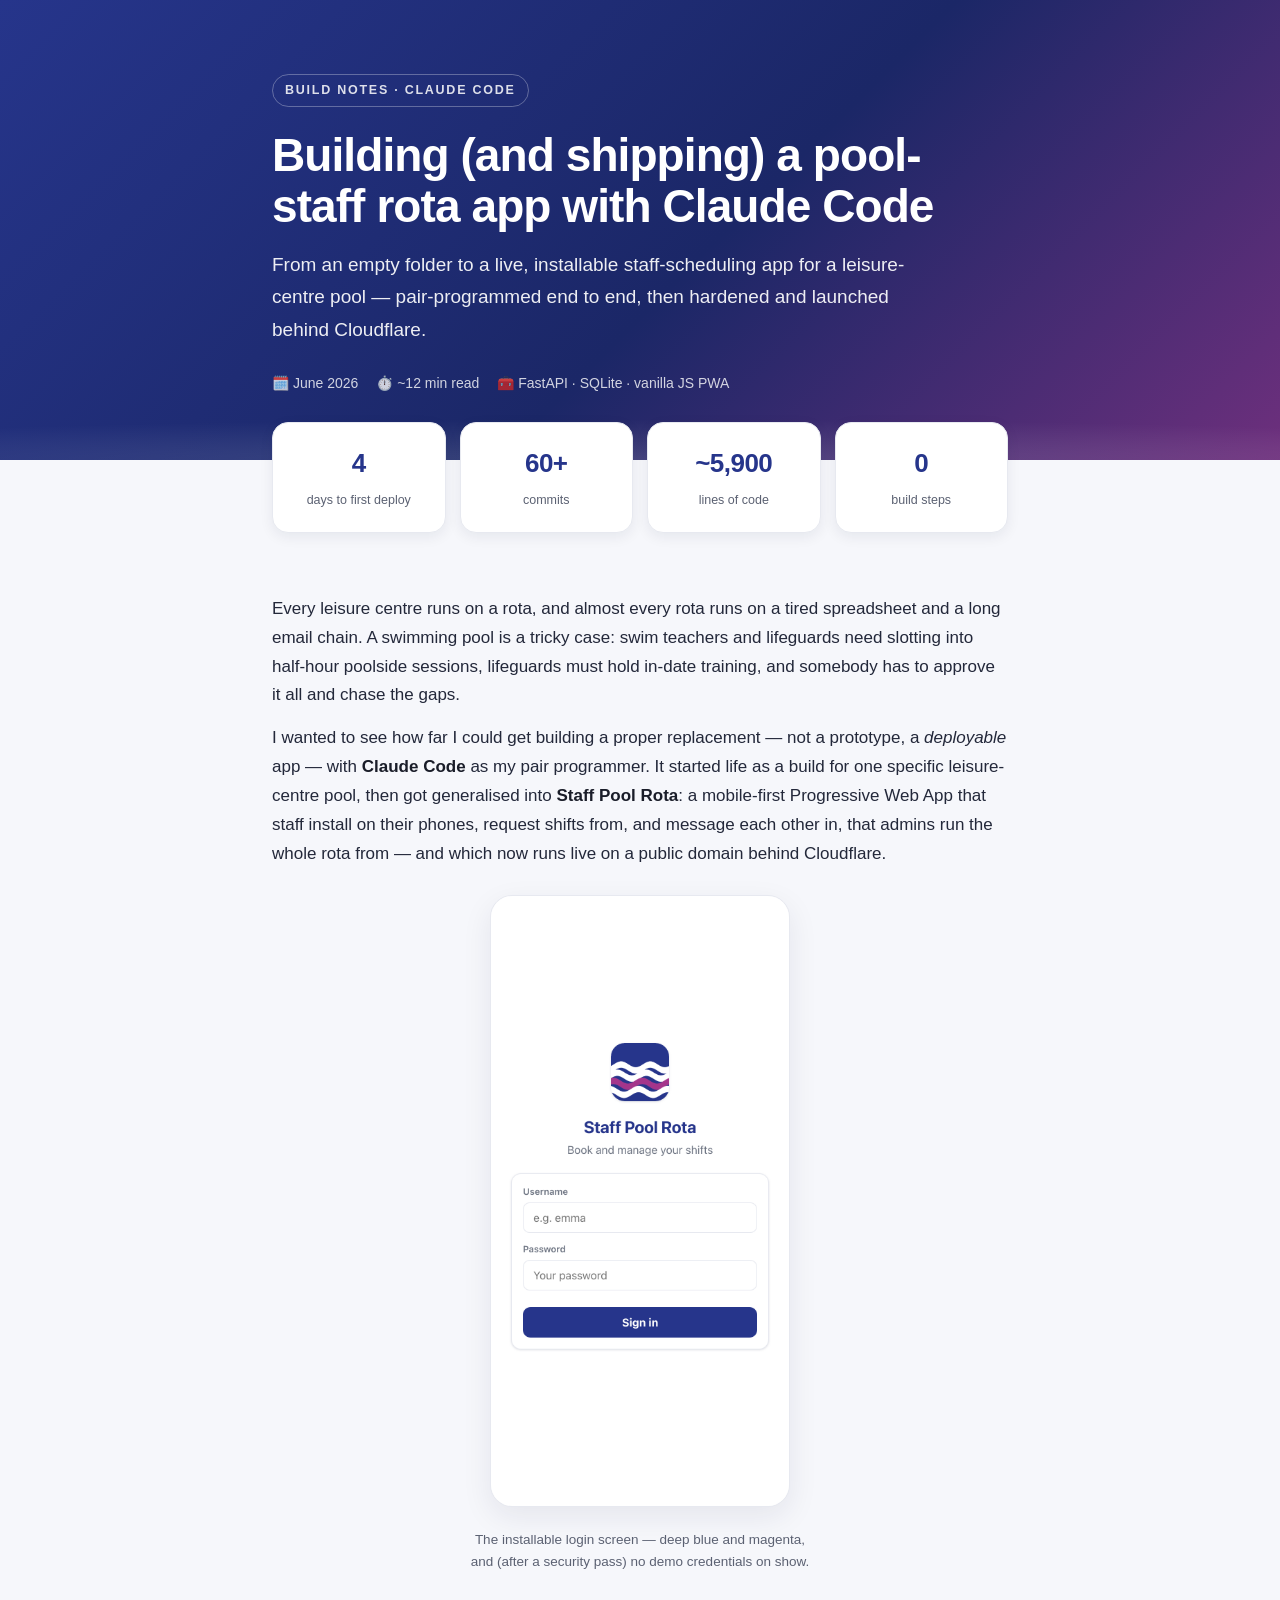
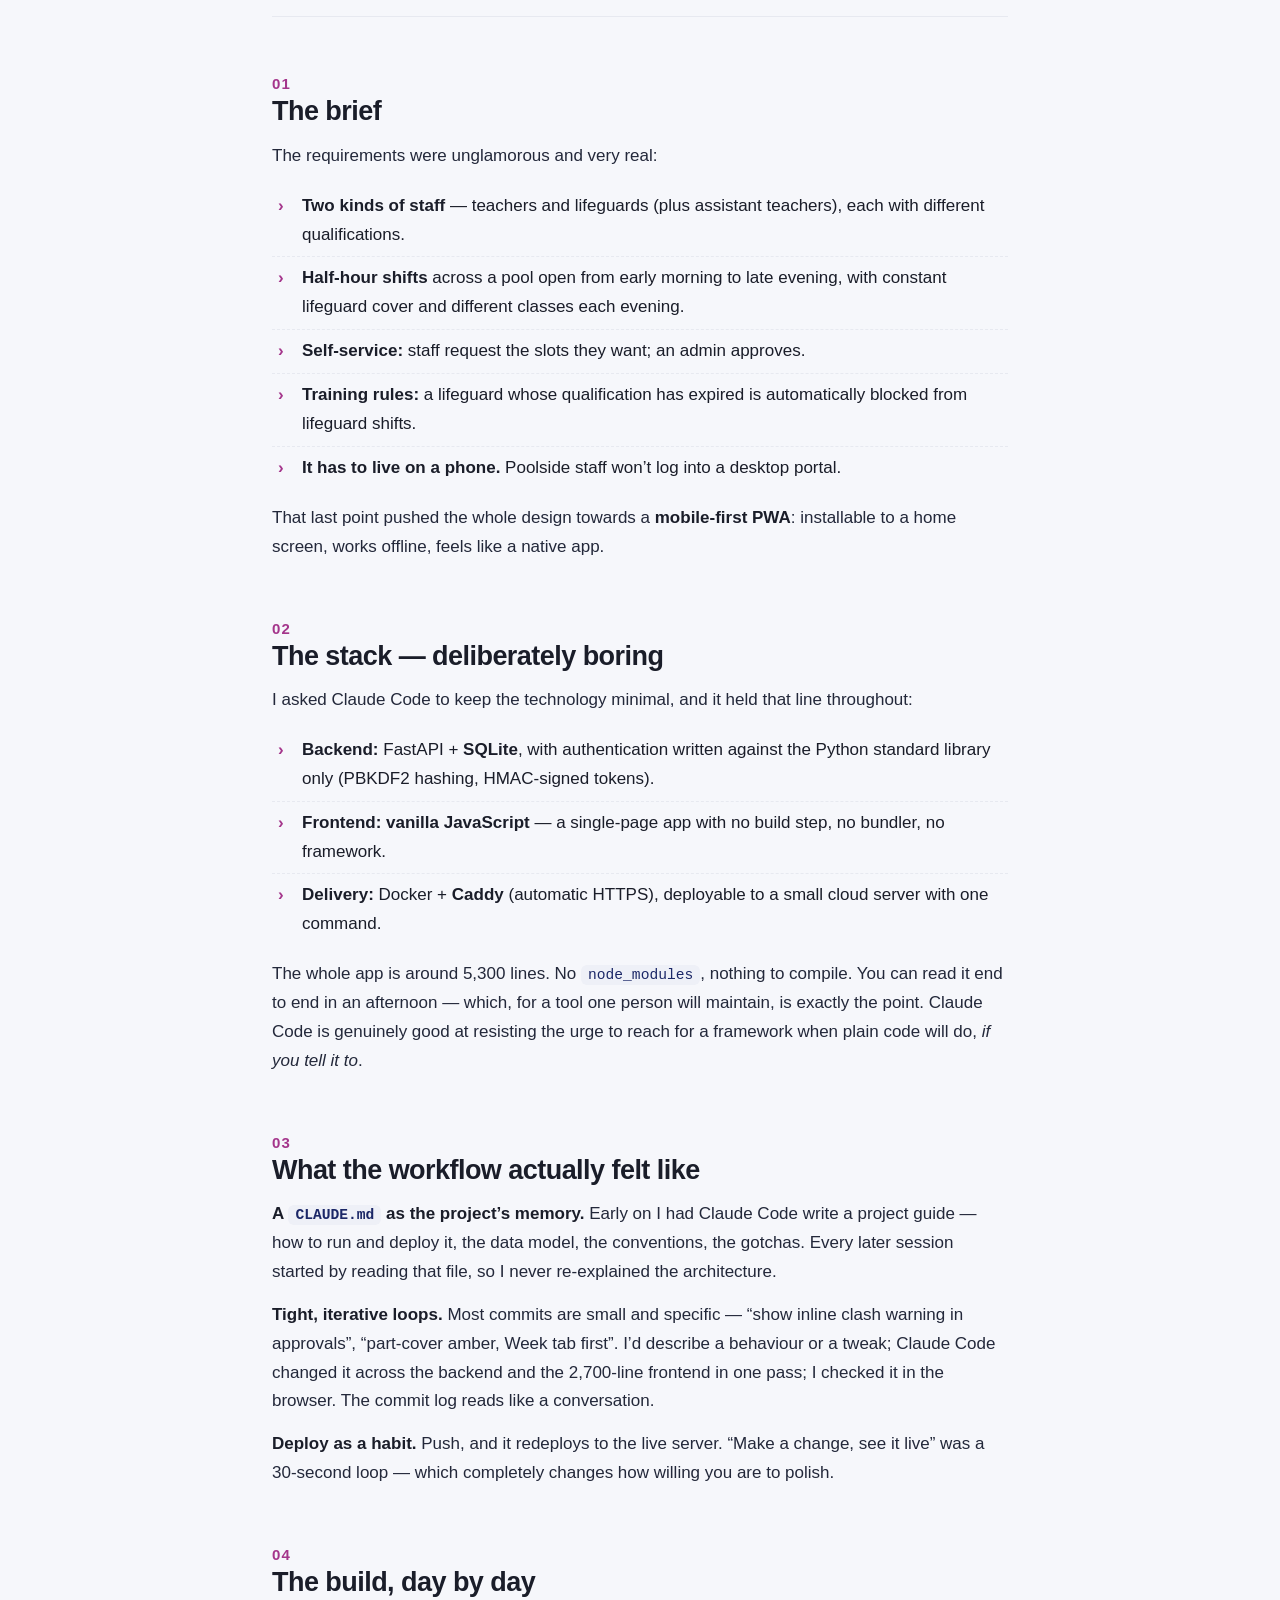
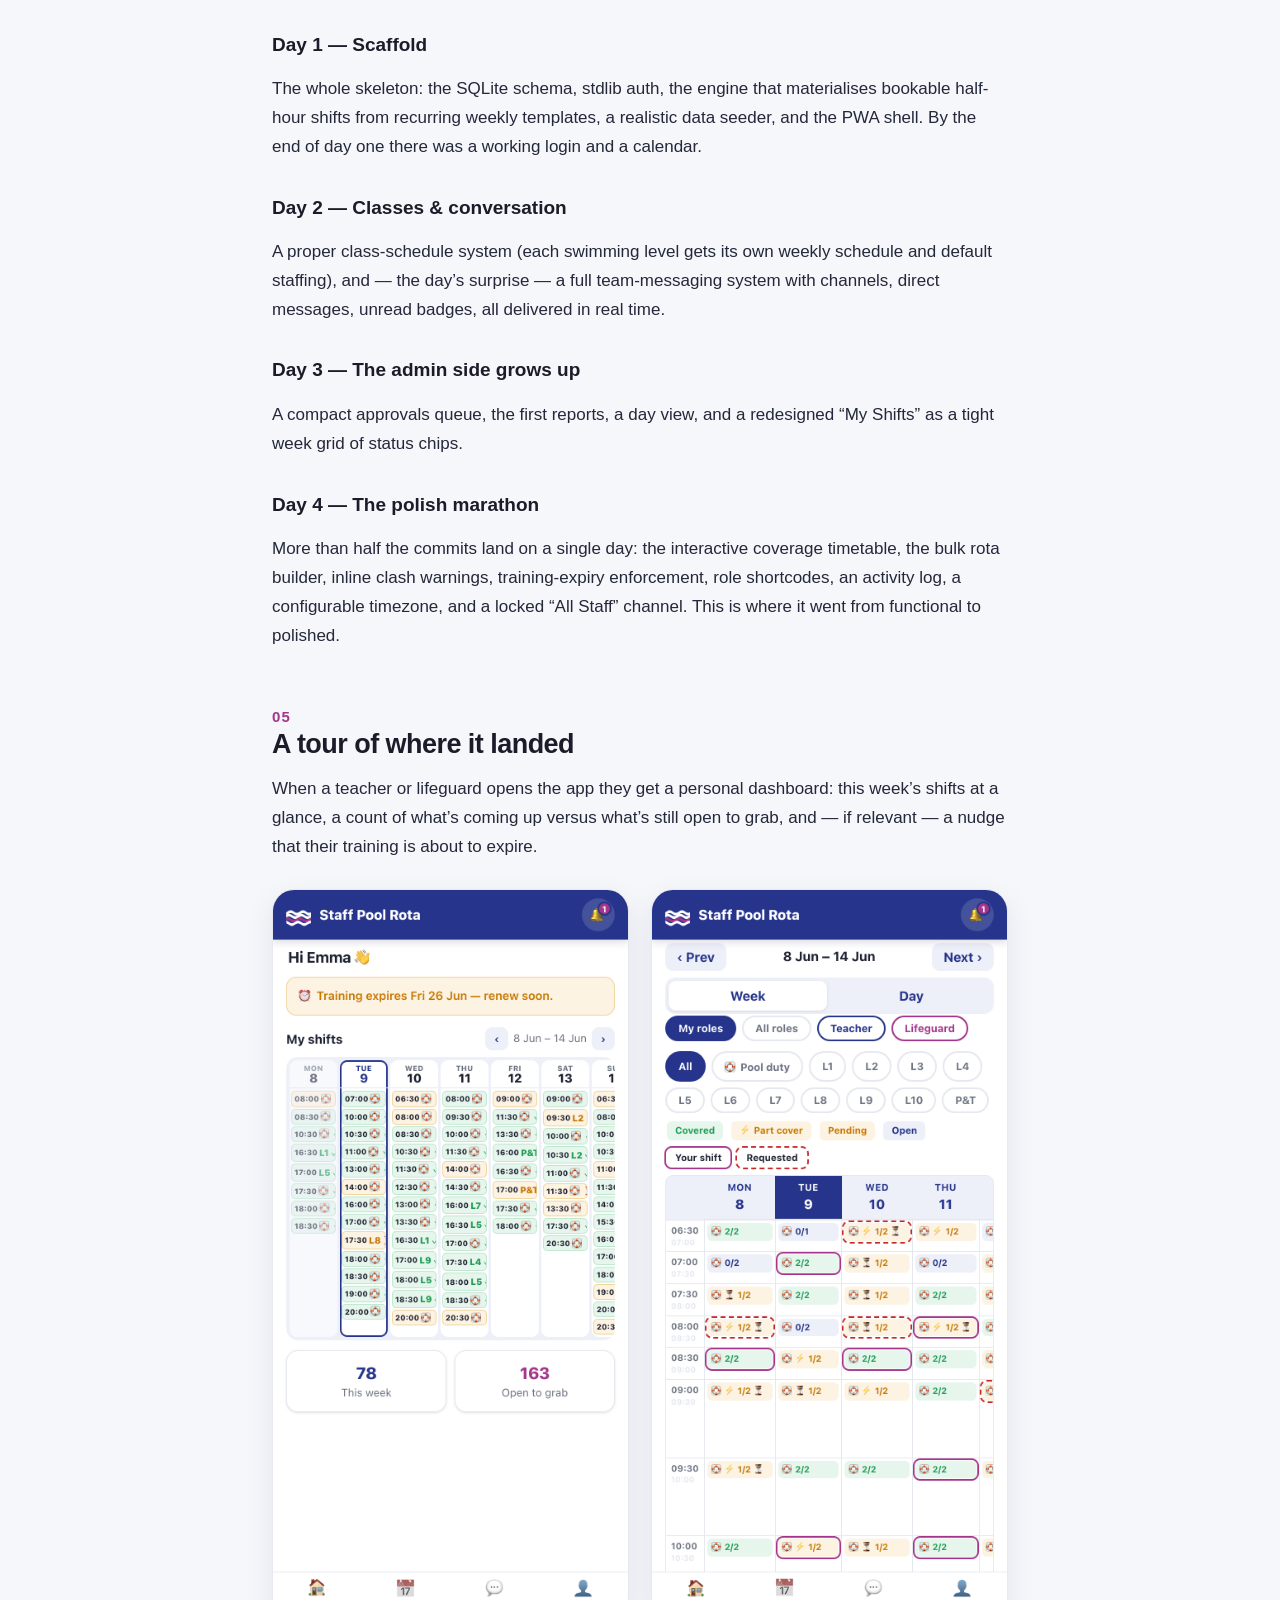
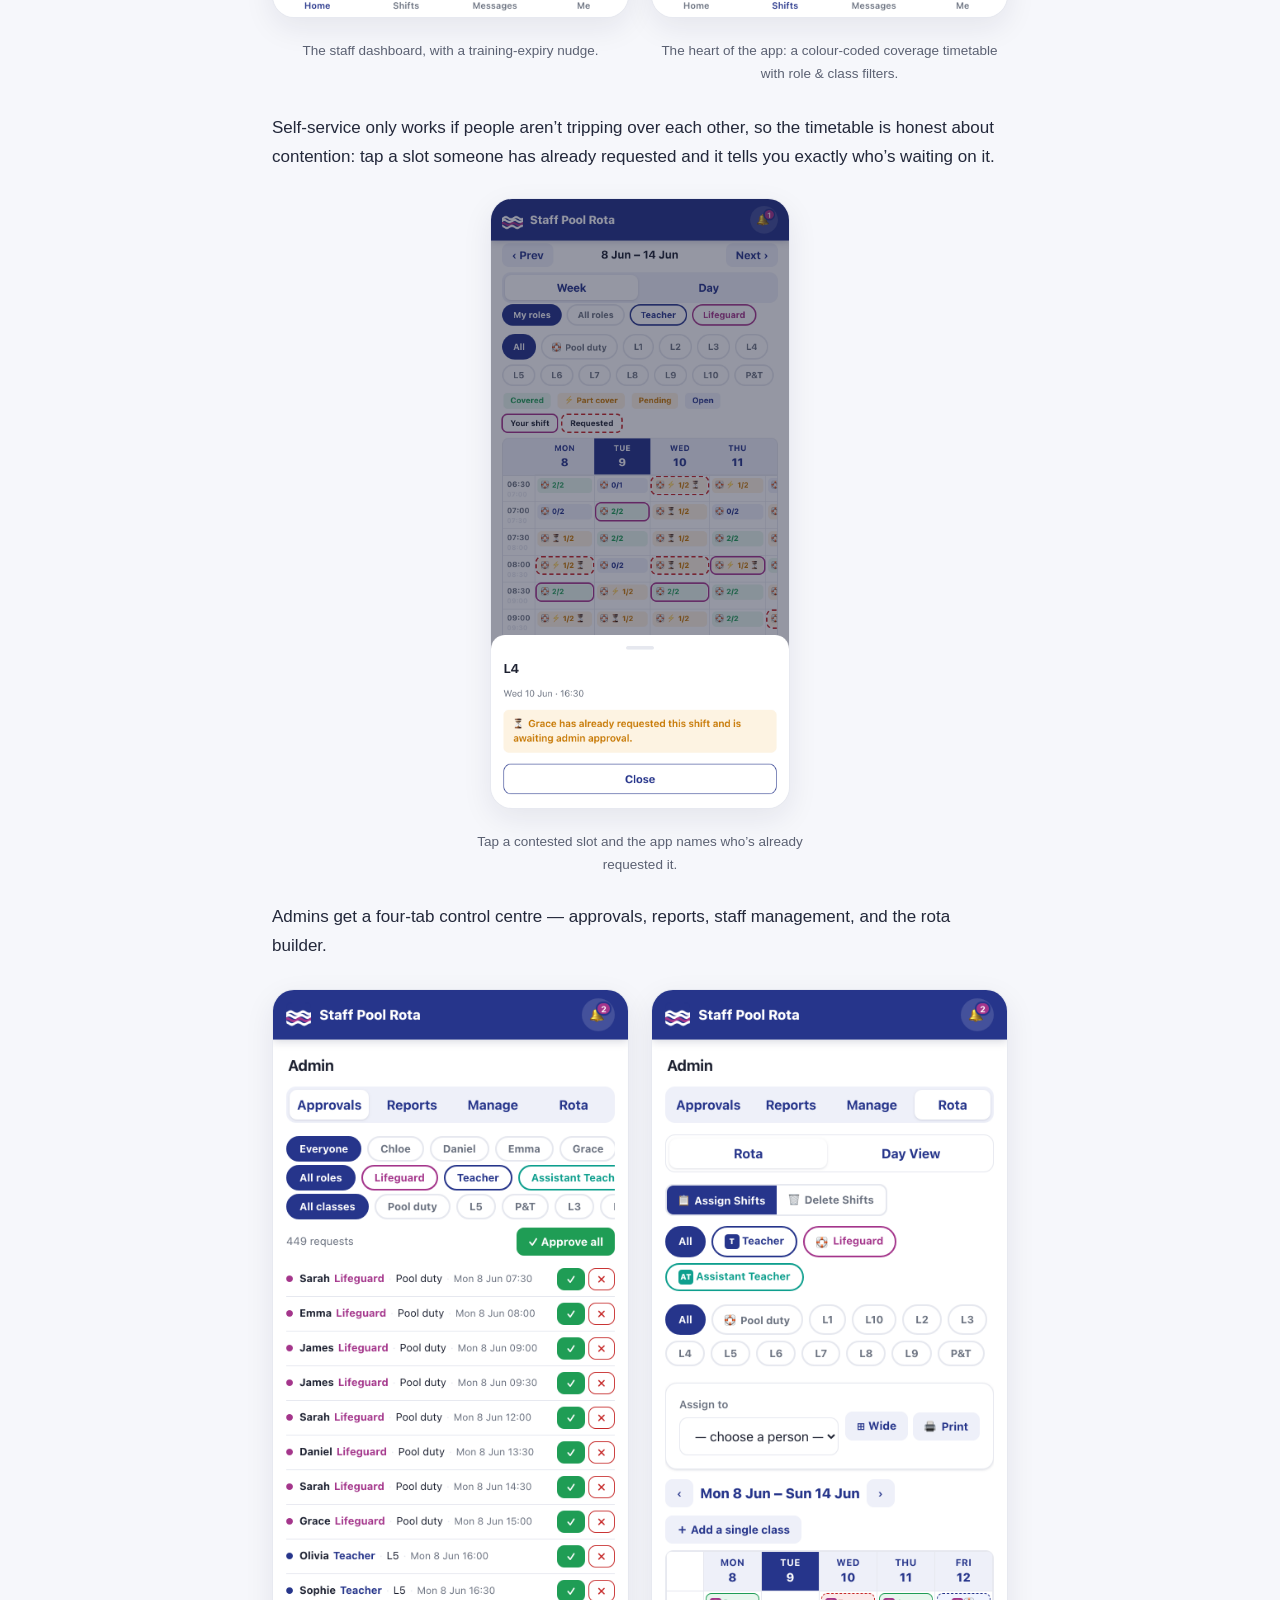
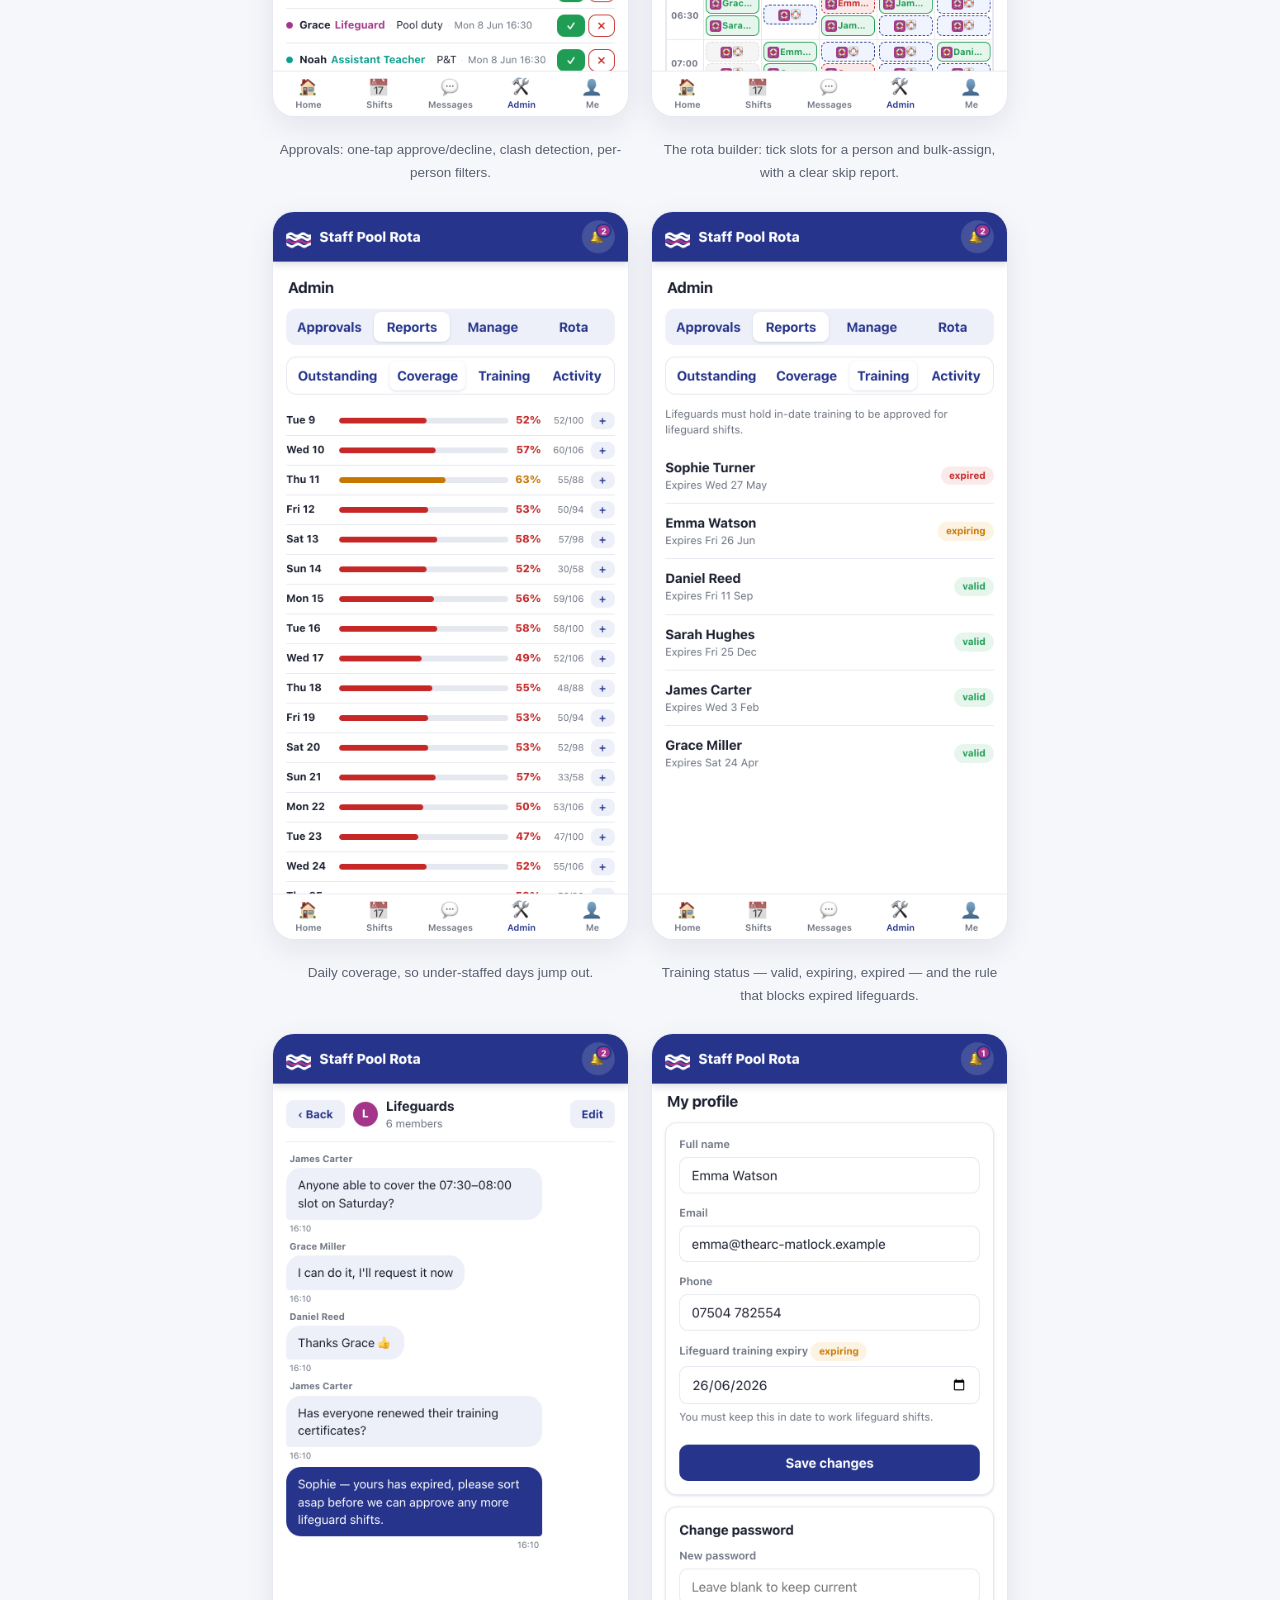
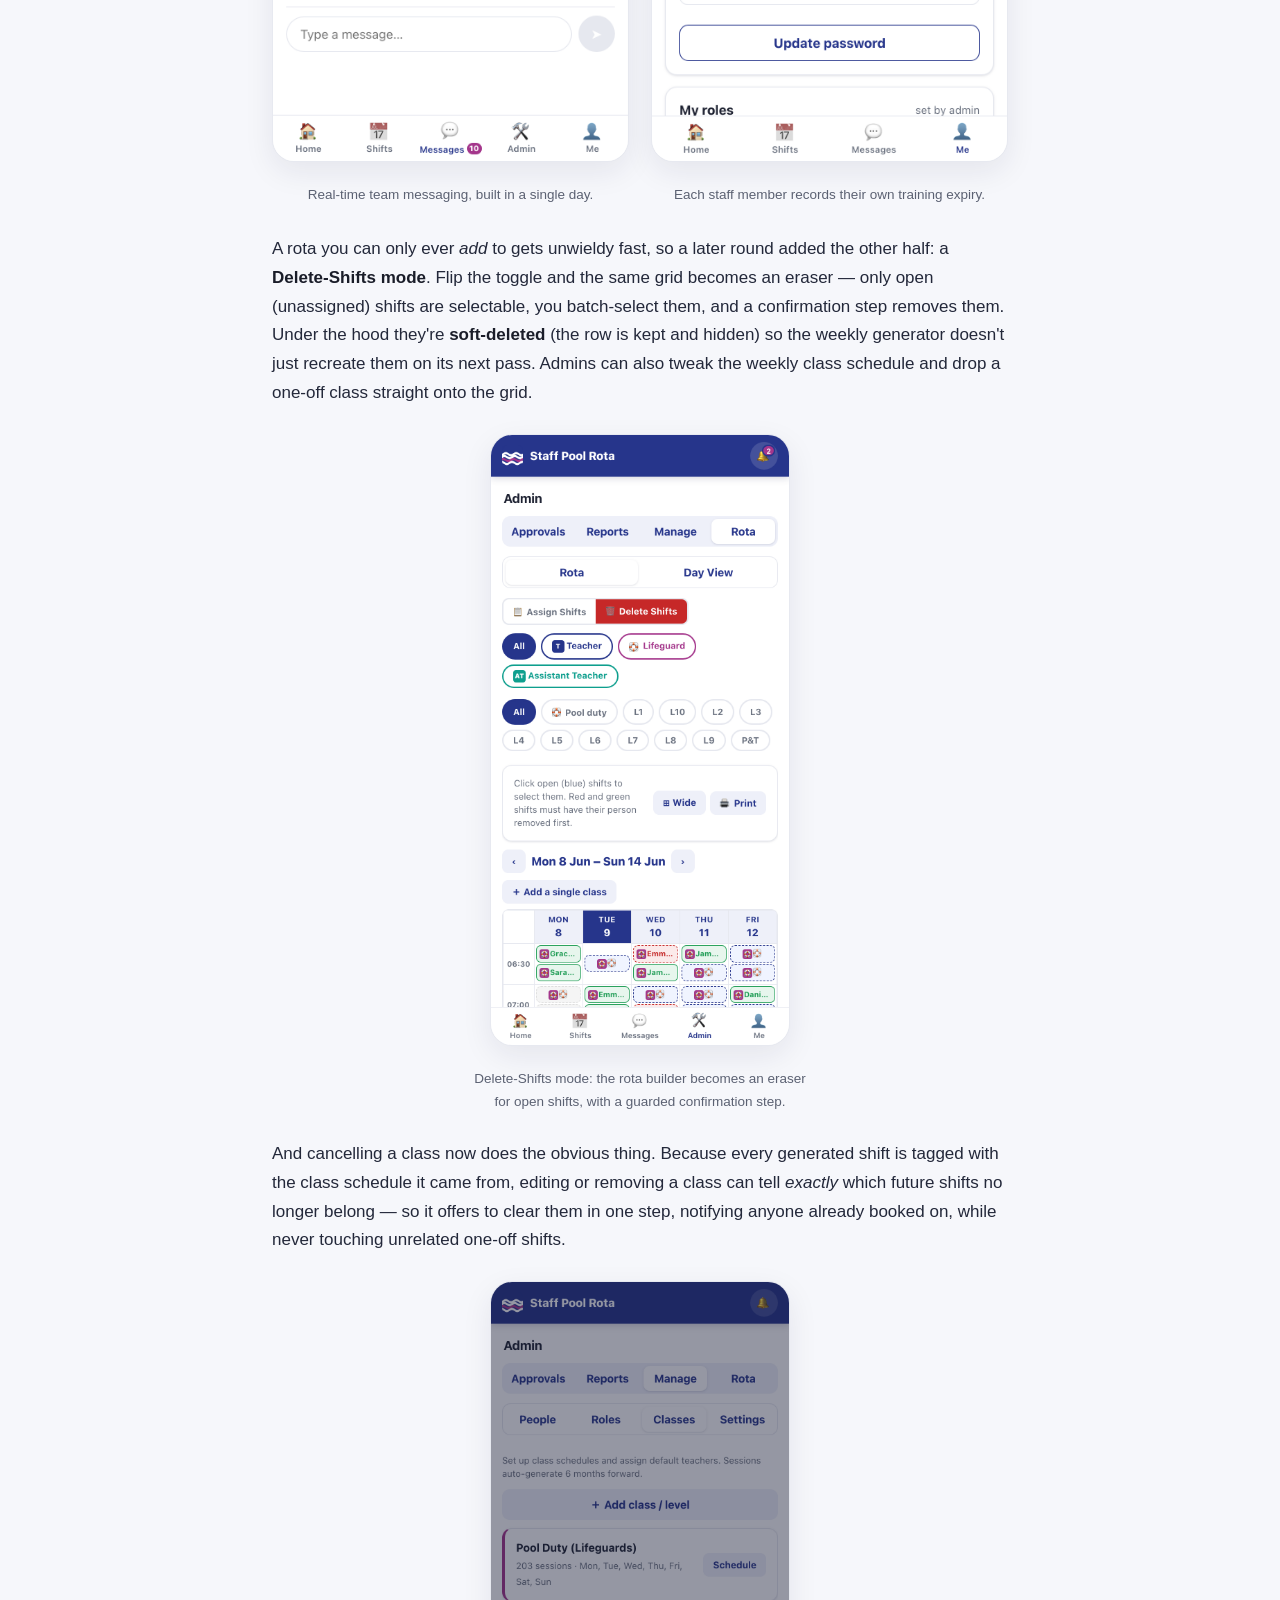
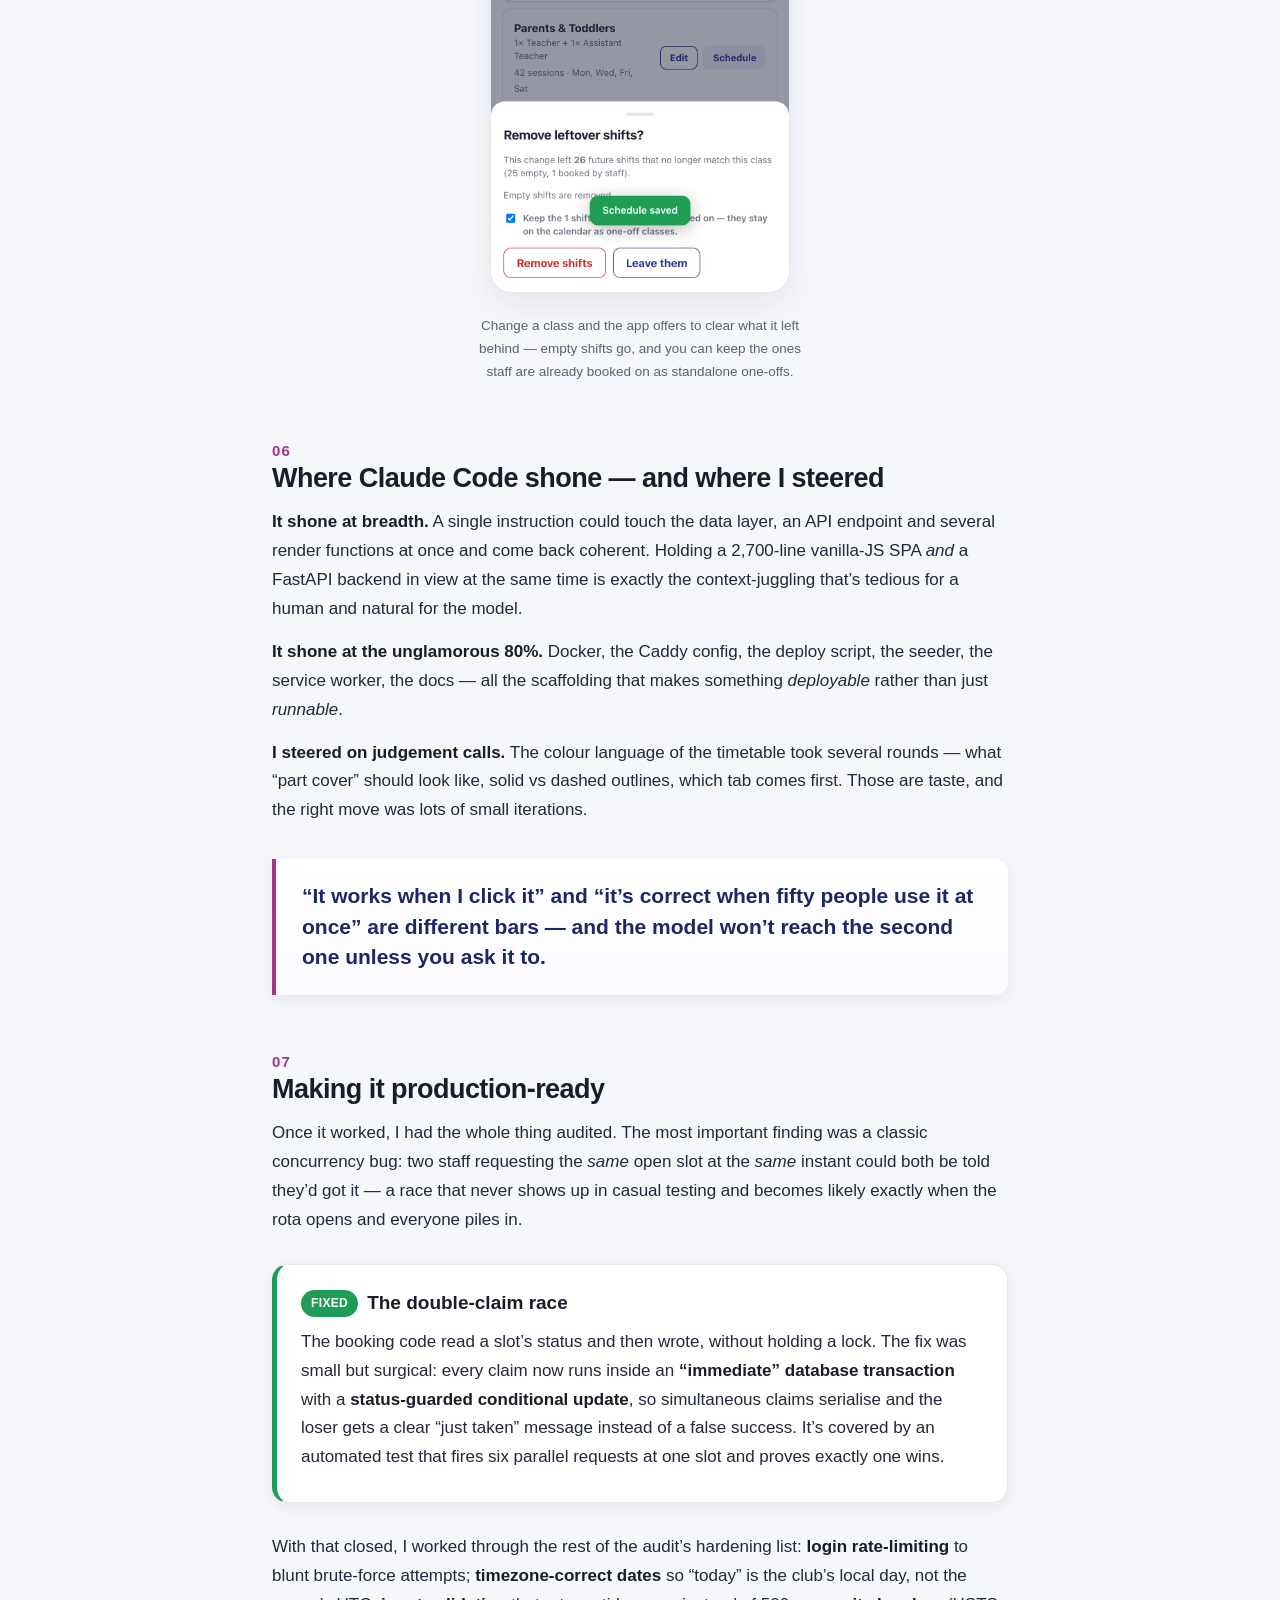
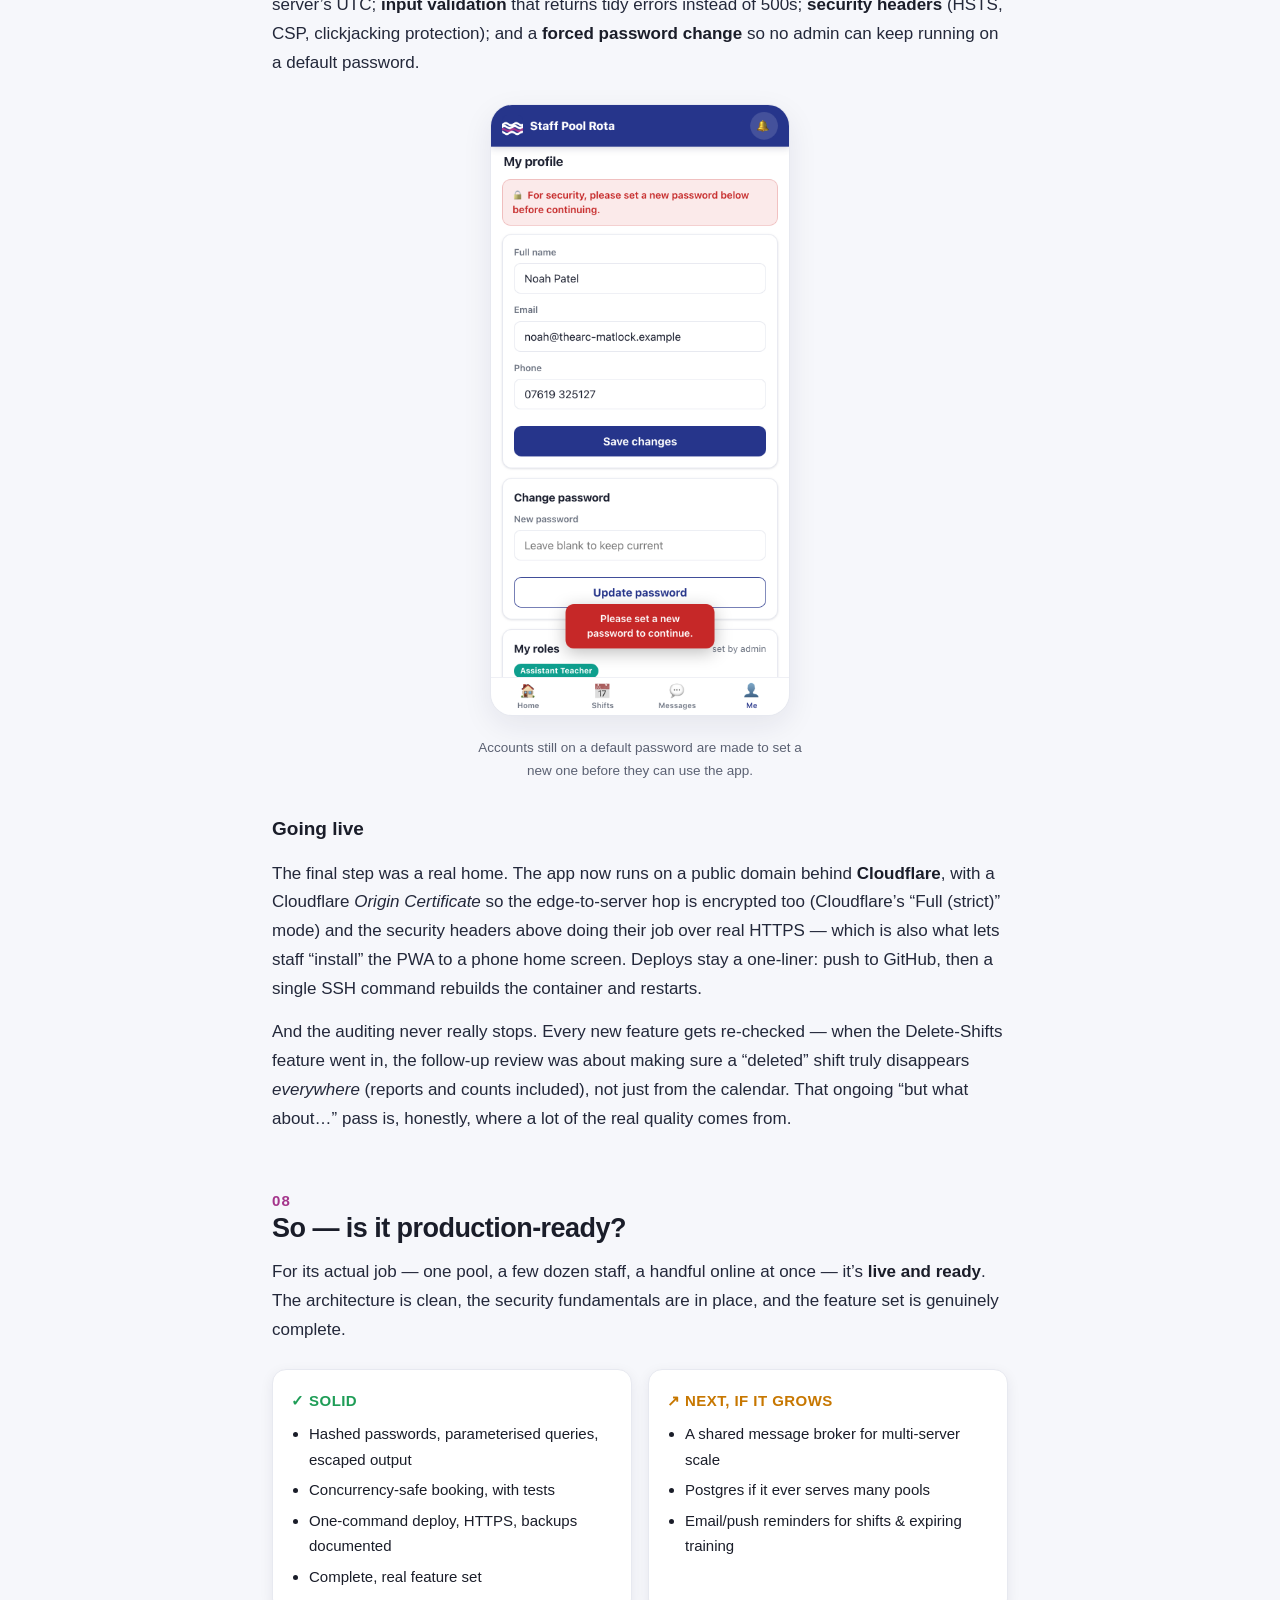
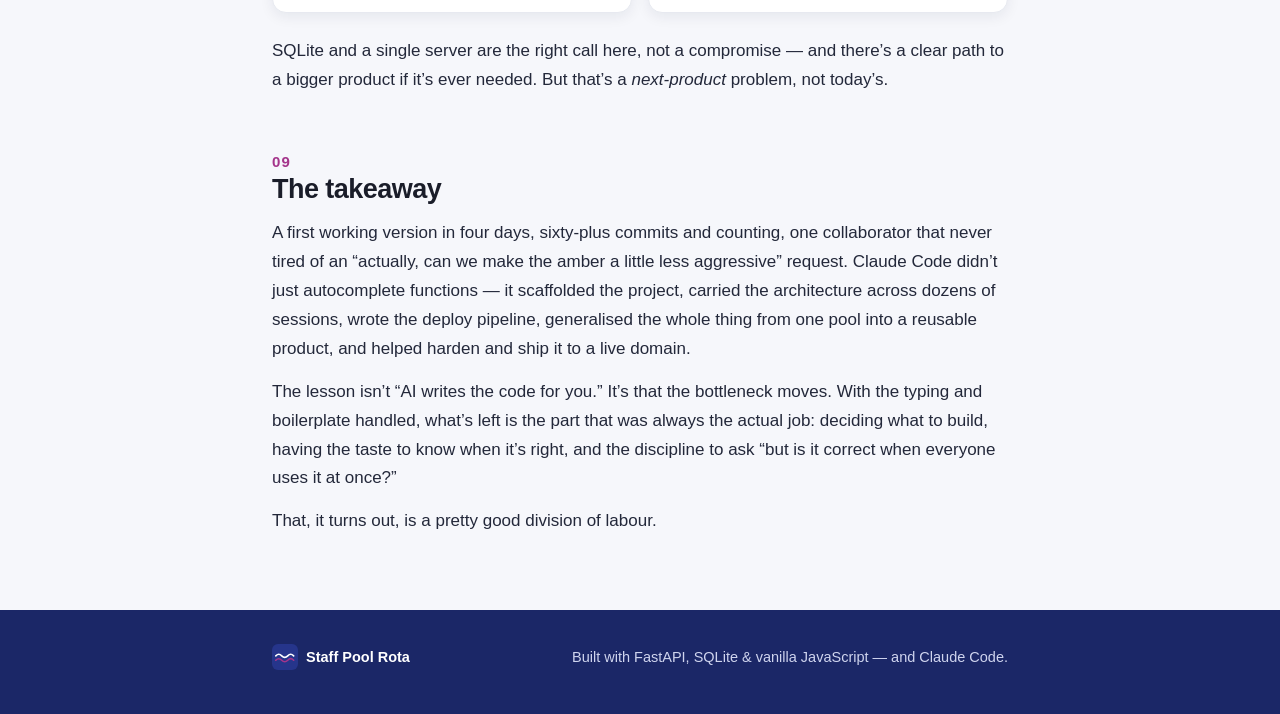
<file: docs/blog/arc-swim-rota-post.html>
<!DOCTYPE html>
<html lang="en-GB">
<head>
<meta charset="UTF-8" />
<meta name="viewport" content="width=device-width, initial-scale=1" />
<title>Building (and Shipping) a Pool-Staff Rota App with Claude Code</title>
<meta name="description" content="How a deployable, installable staff-scheduling PWA for a leisure-centre pool went from empty folder to live site — pair-programmed with Claude Code." />
<style>
  :root{
    --blue:#26358B; --blue-deep:#1b2767; --magenta:#A4358B; --teal:#0E9F8E;
    --ink:#1a1d29; --muted:#5b6172; --line:#e7e9f0; --bg:#f6f7fb; --card:#fff;
    --amber:#c77700; --green:#1f9d57; --red:#d8345f;
    --maxw:780px;
    --shadow:0 10px 30px rgba(20,28,60,.08);
    --shadow-sm:0 4px 14px rgba(20,28,60,.07);
  }
  *{box-sizing:border-box}
  html{scroll-behavior:smooth}
  body{
    margin:0; background:var(--bg); color:var(--ink);
    font:17px/1.7 -apple-system,BlinkMacSystemFont,"Segoe UI",Roboto,Helvetica,Arial,sans-serif;
    -webkit-font-smoothing:antialiased;
  }
  .wrap{max-width:var(--maxw); margin:0 auto; padding:0 22px}

  /* ---- hero ---- */
  header.hero{
    background:linear-gradient(135deg,var(--blue) 0%,var(--blue-deep) 55%,var(--magenta) 130%);
    color:#fff; padding:74px 0 64px; position:relative; overflow:hidden;
  }
  header.hero::after{
    content:""; position:absolute; inset:auto 0 -1px 0; height:60px;
    background:radial-gradient(120% 60px at 50% 100%, rgba(255,255,255,.14), transparent 70%);
  }
  .hero .wrap{position:relative; z-index:1}
  .eyebrow{
    display:inline-block; letter-spacing:.14em; text-transform:uppercase;
    font-size:12.5px; font-weight:700; opacity:.85; margin-bottom:18px;
    border:1px solid rgba(255,255,255,.35); padding:5px 12px; border-radius:999px;
  }
  h1{font-size:clamp(30px,5.4vw,46px); line-height:1.12; margin:.1em 0 .35em; font-weight:800; letter-spacing:-.02em}
  .hero p.lede{font-size:19px; opacity:.92; max-width:60ch; margin:0}
  .meta{margin-top:26px; font-size:14px; opacity:.8; display:flex; gap:18px; flex-wrap:wrap}
  .meta span{display:inline-flex; align-items:center; gap:7px}

  /* ---- stat strip ---- */
  .stats{
    display:grid; grid-template-columns:repeat(4,1fr); gap:14px;
    margin:-38px auto 8px; position:relative; z-index:2;
  }
  .stat{background:var(--card); border:1px solid var(--line); border-radius:16px; padding:18px 16px; text-align:center; box-shadow:var(--shadow-sm)}
  .stat b{display:block; font-size:26px; font-weight:800; color:var(--blue); letter-spacing:-.02em}
  .stat span{font-size:12.5px; color:var(--muted)}
  @media(max-width:620px){ .stats{grid-template-columns:repeat(2,1fr)} }

  /* ---- article ---- */
  article{padding:40px 0 10px}
  article h2{
    font-size:27px; line-height:1.2; margin:48px 0 6px; font-weight:800; letter-spacing:-.02em;
    padding-top:10px;
  }
  article h2 .num{color:var(--magenta); font-size:15px; font-weight:700; display:block; letter-spacing:.08em; text-transform:uppercase; margin-bottom:2px}
  article h3{font-size:19px; margin:30px 0 4px; font-weight:700}
  article p{margin:14px 0; color:#23283a}
  article strong{color:var(--ink)}
  a{color:var(--blue); text-decoration:none; border-bottom:1px solid rgba(38,53,139,.3)}
  hr.div{border:none; border-top:1px solid var(--line); margin:42px 0}
  code{background:#eef0f7; padding:2px 7px; border-radius:6px; font-size:.86em; font-family:"SF Mono",ui-monospace,Menlo,Consolas,monospace; color:var(--blue-deep)}

  ul.clean{margin:14px 0; padding:0; list-style:none}
  ul.clean li{position:relative; padding:7px 0 7px 30px; border-bottom:1px dashed var(--line)}
  ul.clean li:last-child{border-bottom:none}
  ul.clean li::before{content:"›"; position:absolute; left:6px; top:7px; color:var(--magenta); font-weight:800}

  /* ---- figures ---- */
  figure{margin:26px 0; text-align:center}
  figure img{
    max-width:300px; width:100%; border-radius:22px; border:1px solid var(--line);
    box-shadow:var(--shadow); background:#fff;
  }
  figure figcaption{margin-top:12px; font-size:13.5px; color:var(--muted); max-width:46ch; margin-inline:auto}
  .shotgrid{display:grid; grid-template-columns:1fr 1fr; gap:26px 22px; margin:28px 0}
  .shotgrid figure{margin:0}
  .shotgrid img{max-width:100%}
  @media(max-width:560px){ .shotgrid{grid-template-columns:1fr} }

  /* ---- pull quote ---- */
  blockquote{
    margin:34px 0; padding:22px 26px; border-left:4px solid var(--magenta);
    background:linear-gradient(180deg,#fff,#fbfaff); border-radius:0 14px 14px 0;
    font-size:21px; line-height:1.45; font-weight:600; color:var(--blue-deep); box-shadow:var(--shadow-sm);
  }

  /* ---- callout ---- */
  .callout{
    margin:30px 0; padding:22px 24px; border-radius:16px; border:1px solid var(--line);
    background:var(--card); box-shadow:var(--shadow-sm);
  }
  .callout.fix{border-left:5px solid var(--green)}
  .callout h3{margin:0 0 8px; display:flex; align-items:center; gap:9px}
  .callout .tag{font-size:12px; font-weight:700; color:#fff; background:var(--green); padding:3px 10px; border-radius:999px; letter-spacing:.03em}
  .callout p{margin:8px 0}

  /* ---- verdict cards ---- */
  .verdict{display:grid; grid-template-columns:1fr 1fr; gap:16px; margin:24px 0}
  .vc{border:1px solid var(--line); border-radius:14px; padding:18px; background:var(--card); box-shadow:var(--shadow-sm)}
  .vc h4{margin:0 0 8px; font-size:15px; letter-spacing:.03em; text-transform:uppercase}
  .vc.good h4{color:var(--green)} .vc.todo h4{color:var(--amber)}
  .vc ul{margin:0; padding-left:18px} .vc li{margin:5px 0; font-size:15px}
  @media(max-width:560px){ .verdict{grid-template-columns:1fr} }

  footer{margin-top:50px; background:var(--blue-deep); color:#cfd4ee; padding:34px 0 44px; font-size:14.5px}
  footer .wrap{display:flex; gap:14px; align-items:center; flex-wrap:wrap; justify-content:space-between}
  footer .badge{display:inline-flex; align-items:center; gap:8px; font-weight:600; color:#fff}
  .wave{width:26px;height:26px;flex:0 0 26px}
</style>
</head>
<body>

<header class="hero">
  <div class="wrap">
    <span class="eyebrow">Build notes · Claude Code</span>
    <h1>Building (and shipping) a pool-staff rota app with Claude&nbsp;Code</h1>
    <p class="lede">From an empty folder to a live, installable staff-scheduling app for a leisure-centre pool — pair-programmed end to end, then hardened and launched behind Cloudflare.</p>
    <div class="meta">
      <span>🗓️ June 2026</span>
      <span>⏱️ ~12 min read</span>
      <span>🧰 FastAPI · SQLite · vanilla JS PWA</span>
    </div>
  </div>
</header>

<div class="wrap">
  <div class="stats">
    <div class="stat"><b>4</b><span>days to first deploy</span></div>
    <div class="stat"><b>60+</b><span>commits</span></div>
    <div class="stat"><b>~5,900</b><span>lines of code</span></div>
    <div class="stat"><b>0</b><span>build steps</span></div>
  </div>
</div>

<div class="wrap">
<article>

  <p>Every leisure centre runs on a rota, and almost every rota runs on a tired spreadsheet and a long email chain. A swimming pool is a tricky case: swim teachers and lifeguards need slotting into half-hour poolside sessions, lifeguards must hold in-date training, and somebody has to approve it all and chase the gaps.</p>

  <p>I wanted to see how far I could get building a proper replacement — not a prototype, a <em>deployable</em> app — with <strong>Claude Code</strong> as my pair programmer. It started life as a build for one specific leisure-centre pool, then got generalised into <strong>Staff Pool Rota</strong>: a mobile-first Progressive Web App that staff install on their phones, request shifts from, and message each other in, that admins run the whole rota from — and which now runs live on a public domain behind Cloudflare.</p>

  <figure>
    <img src="img/01-login.png" alt="Staff Pool Rota login screen" />
    <figcaption>The installable login screen — deep blue and magenta, and (after a security pass) no demo credentials on show.</figcaption>
  </figure>

  <hr class="div" />

  <h2><span class="num">01</span>The brief</h2>
  <p>The requirements were unglamorous and very real:</p>
  <ul class="clean">
    <li><strong>Two kinds of staff</strong> — teachers and lifeguards (plus assistant teachers), each with different qualifications.</li>
    <li><strong>Half-hour shifts</strong> across a pool open from early morning to late evening, with constant lifeguard cover and different classes each evening.</li>
    <li><strong>Self-service:</strong> staff request the slots they want; an admin approves.</li>
    <li><strong>Training rules:</strong> a lifeguard whose qualification has expired is automatically blocked from lifeguard shifts.</li>
    <li><strong>It has to live on a phone.</strong> Poolside staff won’t log into a desktop portal.</li>
  </ul>
  <p>That last point pushed the whole design towards a <strong>mobile-first PWA</strong>: installable to a home screen, works offline, feels like a native app.</p>

  <h2><span class="num">02</span>The stack — deliberately boring</h2>
  <p>I asked Claude Code to keep the technology minimal, and it held that line throughout:</p>
  <ul class="clean">
    <li><strong>Backend:</strong> FastAPI + <strong>SQLite</strong>, with authentication written against the Python standard library only (PBKDF2 hashing, HMAC-signed tokens).</li>
    <li><strong>Frontend:</strong> <strong>vanilla JavaScript</strong> — a single-page app with no build step, no bundler, no framework.</li>
    <li><strong>Delivery:</strong> Docker + <strong>Caddy</strong> (automatic HTTPS), deployable to a small cloud server with one command.</li>
  </ul>
  <p>The whole app is around 5,300 lines. No <code>node_modules</code>, nothing to compile. You can read it end to end in an afternoon — which, for a tool one person will maintain, is exactly the point. Claude Code is genuinely good at resisting the urge to reach for a framework when plain code will do, <em>if you tell it to</em>.</p>

  <h2><span class="num">03</span>What the workflow actually felt like</h2>
  <p><strong>A <code>CLAUDE.md</code> as the project’s memory.</strong> Early on I had Claude Code write a project guide — how to run and deploy it, the data model, the conventions, the gotchas. Every later session started by reading that file, so I never re-explained the architecture.</p>
  <p><strong>Tight, iterative loops.</strong> Most commits are small and specific — “show inline clash warning in approvals”, “part-cover amber, Week tab first”. I’d describe a behaviour or a tweak; Claude Code changed it across the backend and the 2,700-line frontend in one pass; I checked it in the browser. The commit log reads like a conversation.</p>
  <p><strong>Deploy as a habit.</strong> Push, and it redeploys to the live server. “Make a change, see it live” was a 30-second loop — which completely changes how willing you are to polish.</p>

  <h2><span class="num">04</span>The build, day by day</h2>
  <h3>Day 1 — Scaffold</h3>
  <p>The whole skeleton: the SQLite schema, stdlib auth, the engine that materialises bookable half-hour shifts from recurring weekly templates, a realistic data seeder, and the PWA shell. By the end of day one there was a working login and a calendar.</p>
  <h3>Day 2 — Classes &amp; conversation</h3>
  <p>A proper class-schedule system (each swimming level gets its own weekly schedule and default staffing), and — the day’s surprise — a full team-messaging system with channels, direct messages, unread badges, all delivered in real time.</p>
  <h3>Day 3 — The admin side grows up</h3>
  <p>A compact approvals queue, the first reports, a day view, and a redesigned “My Shifts” as a tight week grid of status chips.</p>
  <h3>Day 4 — The polish marathon</h3>
  <p>More than half the commits land on a single day: the interactive coverage timetable, the bulk rota builder, inline clash warnings, training-expiry enforcement, role shortcodes, an activity log, a configurable timezone, and a locked “All Staff” channel. This is where it went from functional to polished.</p>

  <h2><span class="num">05</span>A tour of where it landed</h2>
  <p>When a teacher or lifeguard opens the app they get a personal dashboard: this week’s shifts at a glance, a count of what’s coming up versus what’s still open to grab, and — if relevant — a nudge that their training is about to expire.</p>

  <div class="shotgrid">
    <figure><img src="img/09-home-staff.png" alt="Staff home dashboard"/><figcaption>The staff dashboard, with a training-expiry nudge.</figcaption></figure>
    <figure><img src="img/10-shifts-week.png" alt="Week timetable with coverage counts"/><figcaption>The heart of the app: a colour-coded coverage timetable with role &amp; class filters.</figcaption></figure>
  </div>

  <p>Self-service only works if people aren’t tripping over each other, so the timetable is honest about contention: tap a slot someone has already requested and it tells you exactly who’s waiting on it.</p>

  <figure><img src="img/13-pending-requester.png" alt="Pending-requester modal"/><figcaption>Tap a contested slot and the app names who’s already requested it.</figcaption></figure>

  <p>Admins get a four-tab control centre — approvals, reports, staff management, and the rota builder.</p>

  <div class="shotgrid">
    <figure><img src="img/03-approvals.png" alt="Admin approvals queue"/><figcaption>Approvals: one-tap approve/decline, clash detection, per-person filters.</figcaption></figure>
    <figure><img src="img/06-rota-builder.png" alt="Bulk rota builder"/><figcaption>The rota builder: tick slots for a person and bulk-assign, with a clear skip report.</figcaption></figure>
    <figure><img src="img/04-reports-coverage.png" alt="Coverage report"/><figcaption>Daily coverage, so under-staffed days jump out.</figcaption></figure>
    <figure><img src="img/05-reports-training.png" alt="Training-status report"/><figcaption>Training status — valid, expiring, expired — and the rule that blocks expired lifeguards.</figcaption></figure>
    <figure><img src="img/08-chat.png" alt="Team messaging"/><figcaption>Real-time team messaging, built in a single day.</figcaption></figure>
    <figure><img src="img/12-profile.png" alt="Staff profile"/><figcaption>Each staff member records their own training expiry.</figcaption></figure>
  </div>

  <p>A rota you can only ever <em>add</em> to gets unwieldy fast, so a later round added the other half: a <strong>Delete-Shifts mode</strong>. Flip the toggle and the same grid becomes an eraser — only open (unassigned) shifts are selectable, you batch-select them, and a confirmation step removes them. Under the hood they're <strong>soft-deleted</strong> (the row is kept and hidden) so the weekly generator doesn't just recreate them on its next pass. Admins can also tweak the weekly class schedule and drop a one-off class straight onto the grid.</p>

  <figure><img src="img/16-rota-delete.png" alt="Delete-shifts mode in the rota builder"/><figcaption>Delete-Shifts mode: the rota builder becomes an eraser for open shifts, with a guarded confirmation step.</figcaption></figure>

  <p>And cancelling a class now does the obvious thing. Because every generated shift is tagged with the class schedule it came from, editing or removing a class can tell <em>exactly</em> which future shifts no longer belong — so it offers to clear them in one step, notifying anyone already booked on, while never touching unrelated one-off shifts.</p>

  <figure><img src="img/18-keep-booked.png" alt="Cancel-a-class cleanup prompt with keep-booked option"/><figcaption>Change a class and the app offers to clear what it left behind — empty shifts go, and you can keep the ones staff are already booked on as standalone one-offs.</figcaption></figure>

  <h2><span class="num">06</span>Where Claude Code shone — and where I steered</h2>
  <p><strong>It shone at breadth.</strong> A single instruction could touch the data layer, an API endpoint and several render functions at once and come back coherent. Holding a 2,700-line vanilla-JS SPA <em>and</em> a FastAPI backend in view at the same time is exactly the context-juggling that’s tedious for a human and natural for the model.</p>
  <p><strong>It shone at the unglamorous 80%.</strong> Docker, the Caddy config, the deploy script, the seeder, the service worker, the docs — all the scaffolding that makes something <em>deployable</em> rather than just <em>runnable</em>.</p>
  <p><strong>I steered on judgement calls.</strong> The colour language of the timetable took several rounds — what “part cover” should look like, solid vs dashed outlines, which tab comes first. Those are taste, and the right move was lots of small iterations.</p>

  <blockquote>“It works when I click it” and “it’s correct when fifty people use it at once” are different bars — and the model won’t reach the second one unless you ask it to.</blockquote>

  <h2><span class="num">07</span>Making it production-ready</h2>
  <p>Once it worked, I had the whole thing audited. The most important finding was a classic concurrency bug: two staff requesting the <em>same</em> open slot at the <em>same</em> instant could both be told they’d got it — a race that never shows up in casual testing and becomes likely exactly when the rota opens and everyone piles in.</p>

  <div class="callout fix">
    <h3><span class="tag">FIXED</span> The double-claim race</h3>
    <p>The booking code read a slot’s status and then wrote, without holding a lock. The fix was small but surgical: every claim now runs inside an <strong>“immediate” database transaction</strong> with a <strong>status-guarded conditional update</strong>, so simultaneous claims serialise and the loser gets a clear “just taken” message instead of a false success. It’s covered by an automated test that fires six parallel requests at one slot and proves exactly one wins.</p>
  </div>

  <p>With that closed, I worked through the rest of the audit’s hardening list: <strong>login rate-limiting</strong> to blunt brute-force attempts; <strong>timezone-correct dates</strong> so “today” is the club’s local day, not the server’s UTC; <strong>input validation</strong> that returns tidy errors instead of 500s; <strong>security headers</strong> (HSTS, CSP, clickjacking protection); and a <strong>forced password change</strong> so no admin can keep running on a default password.</p>

  <figure><img src="img/14-force-password.png" alt="Forced password change screen"/><figcaption>Accounts still on a default password are made to set a new one before they can use the app.</figcaption></figure>

  <h3>Going live</h3>
  <p>The final step was a real home. The app now runs on a public domain behind <strong>Cloudflare</strong>, with a Cloudflare <em>Origin Certificate</em> so the edge-to-server hop is encrypted too (Cloudflare’s “Full (strict)” mode) and the security headers above doing their job over real HTTPS — which is also what lets staff “install” the PWA to a phone home screen. Deploys stay a one-liner: push to GitHub, then a single SSH command rebuilds the container and restarts.</p>
  <p>And the auditing never really stops. Every new feature gets re-checked — when the Delete-Shifts feature went in, the follow-up review was about making sure a “deleted” shift truly disappears <em>everywhere</em> (reports and counts included), not just from the calendar. That ongoing “but what about…” pass is, honestly, where a lot of the real quality comes from.</p>

  <h2><span class="num">08</span>So — is it production-ready?</h2>
  <p>For its actual job — one pool, a few dozen staff, a handful online at once — it’s <strong>live and ready</strong>. The architecture is clean, the security fundamentals are in place, and the feature set is genuinely complete.</p>

  <div class="verdict">
    <div class="vc good">
      <h4>✓ Solid</h4>
      <ul>
        <li>Hashed passwords, parameterised queries, escaped output</li>
        <li>Concurrency-safe booking, with tests</li>
        <li>One-command deploy, HTTPS, backups documented</li>
        <li>Complete, real feature set</li>
      </ul>
    </div>
    <div class="vc todo">
      <h4>↗ Next, if it grows</h4>
      <ul>
        <li>A shared message broker for multi-server scale</li>
        <li>Postgres if it ever serves many pools</li>
        <li>Email/push reminders for shifts &amp; expiring training</li>
      </ul>
    </div>
  </div>
  <p>SQLite and a single server are the right call here, not a compromise — and there’s a clear path to a bigger product if it’s ever needed. But that’s a <em>next-product</em> problem, not today’s.</p>

  <h2><span class="num">09</span>The takeaway</h2>
  <p>A first working version in four days, sixty-plus commits and counting, one collaborator that never tired of an “actually, can we make the amber a little less aggressive” request. Claude Code didn’t just autocomplete functions — it scaffolded the project, carried the architecture across dozens of sessions, wrote the deploy pipeline, generalised the whole thing from one pool into a reusable product, and helped harden and ship it to a live domain.</p>
  <p>The lesson isn’t “AI writes the code for you.” It’s that the bottleneck moves. With the typing and boilerplate handled, what’s left is the part that was always the actual job: deciding what to build, having the taste to know when it’s right, and the discipline to ask “but is it correct when everyone uses it at once?”</p>
  <p>That, it turns out, is a pretty good division of labour.</p>

</article>
</div>

<footer>
  <div class="wrap">
    <span class="badge">
      <svg class="wave" viewBox="0 0 48 48" fill="none" xmlns="http://www.w3.org/2000/svg"><rect width="48" height="48" rx="11" fill="#26358B"/><path d="M7 22c4-4 7-4 11 0s7 4 11 0 7-4 11 0" stroke="#fff" stroke-width="3" stroke-linecap="round"/><path d="M7 30c4-4 7-4 11 0s7 4 11 0 7-4 11 0" stroke="#A4358B" stroke-width="3" stroke-linecap="round"/></svg>
      Staff Pool Rota
    </span>
    <span>Built with FastAPI, SQLite &amp; vanilla JavaScript — and Claude Code.</span>
  </div>
</footer>

</body>
</html>
</file>
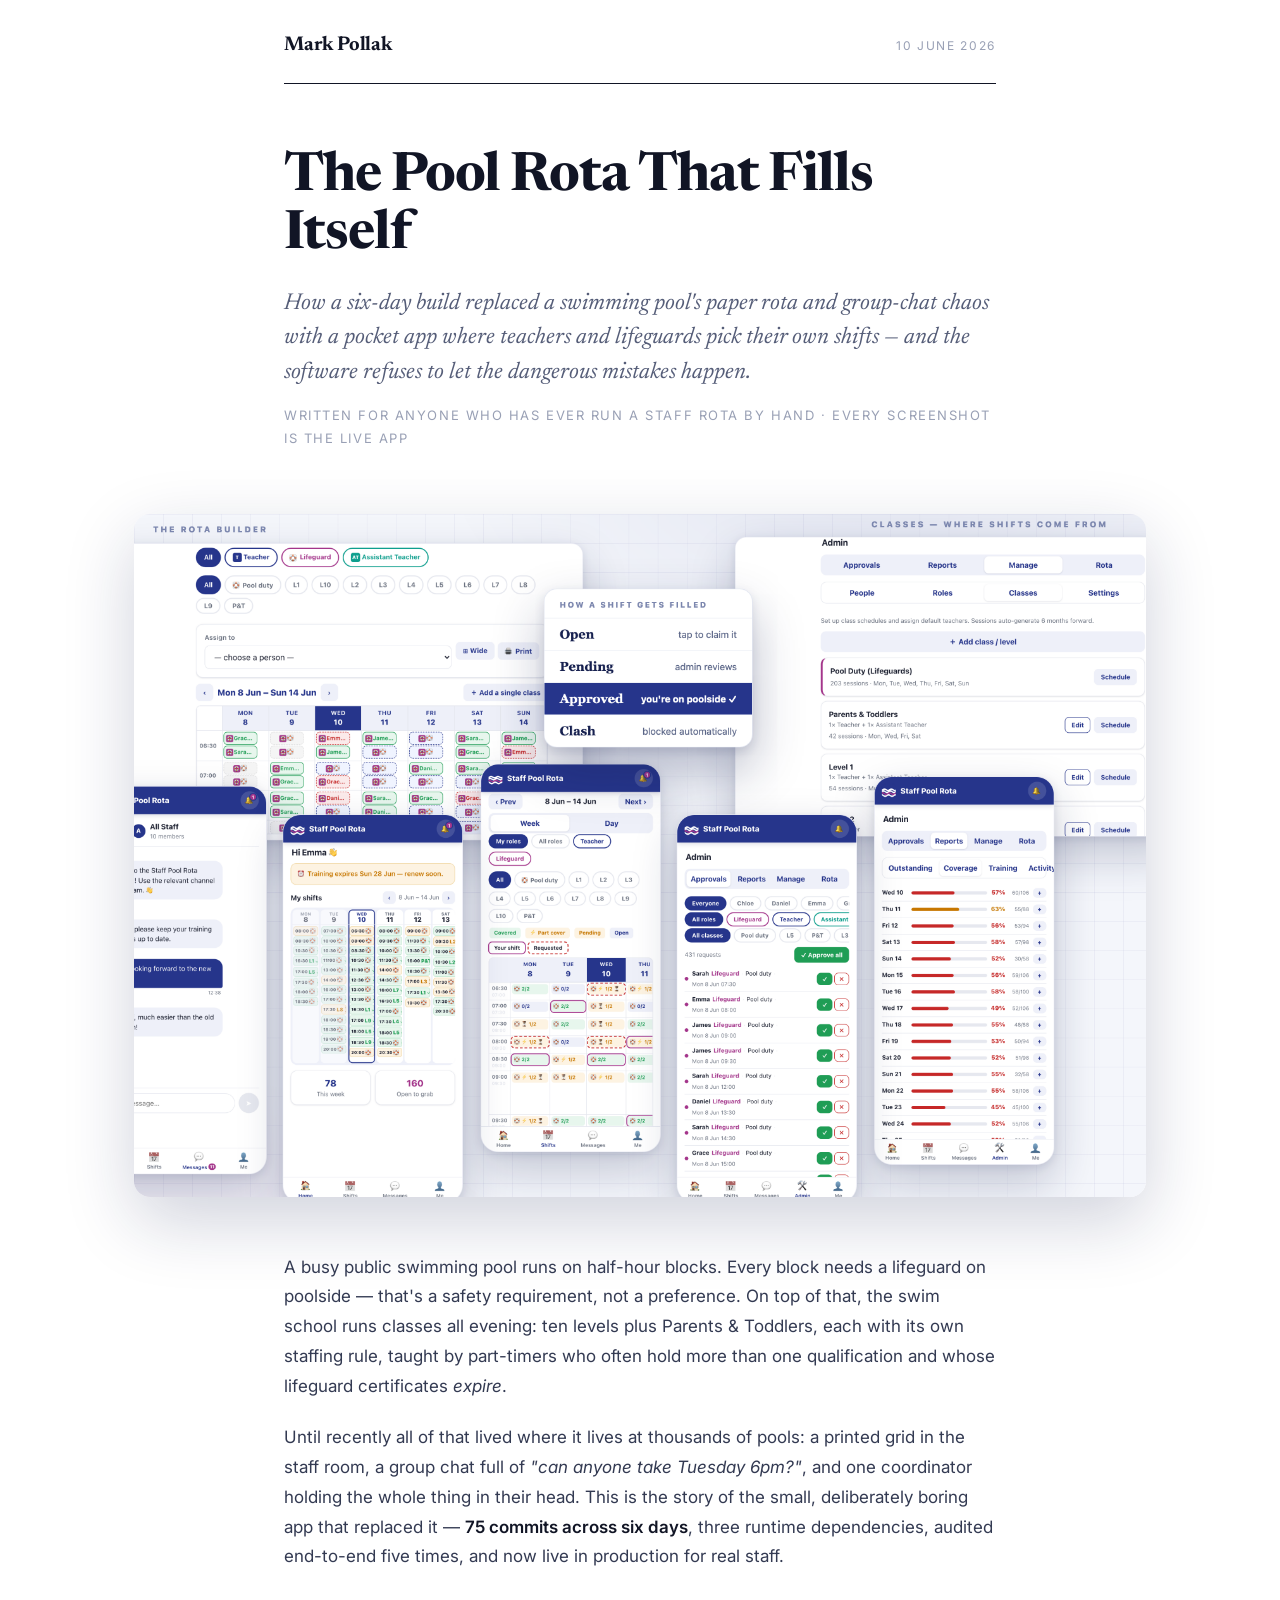
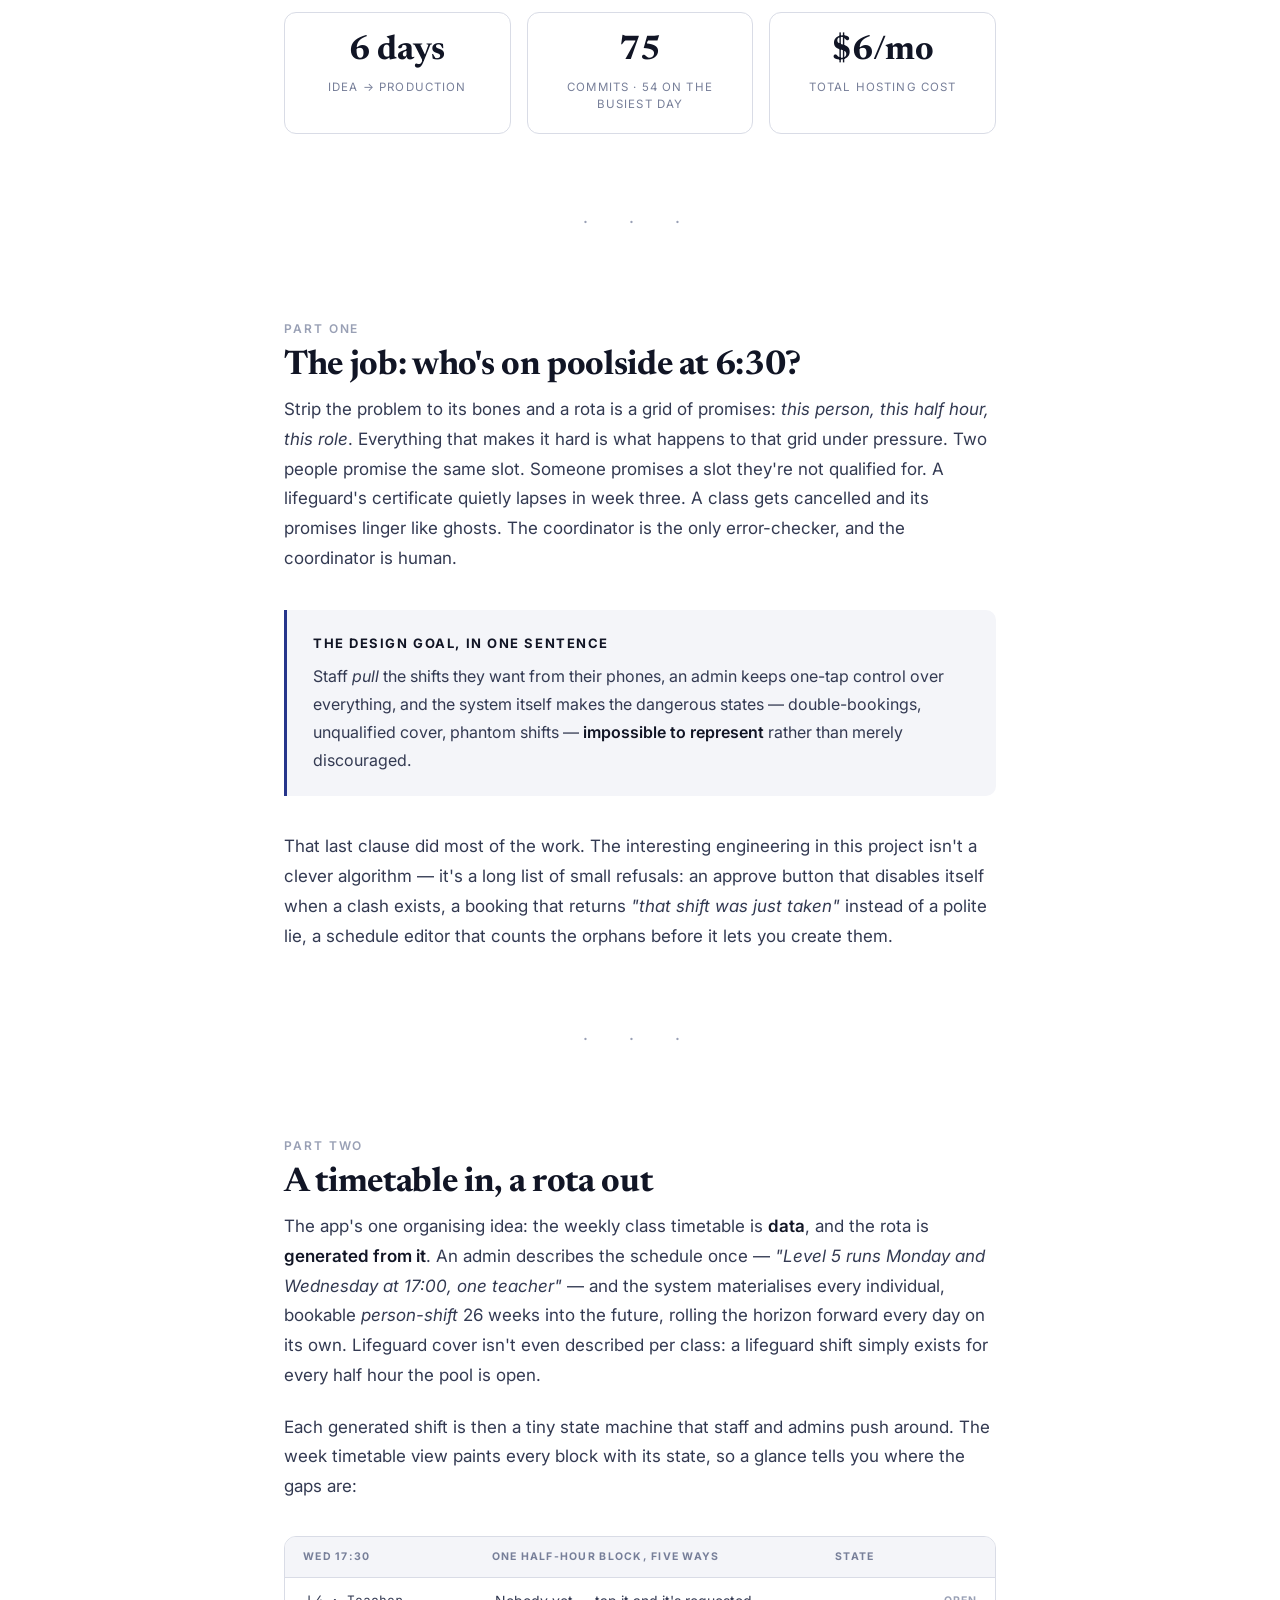
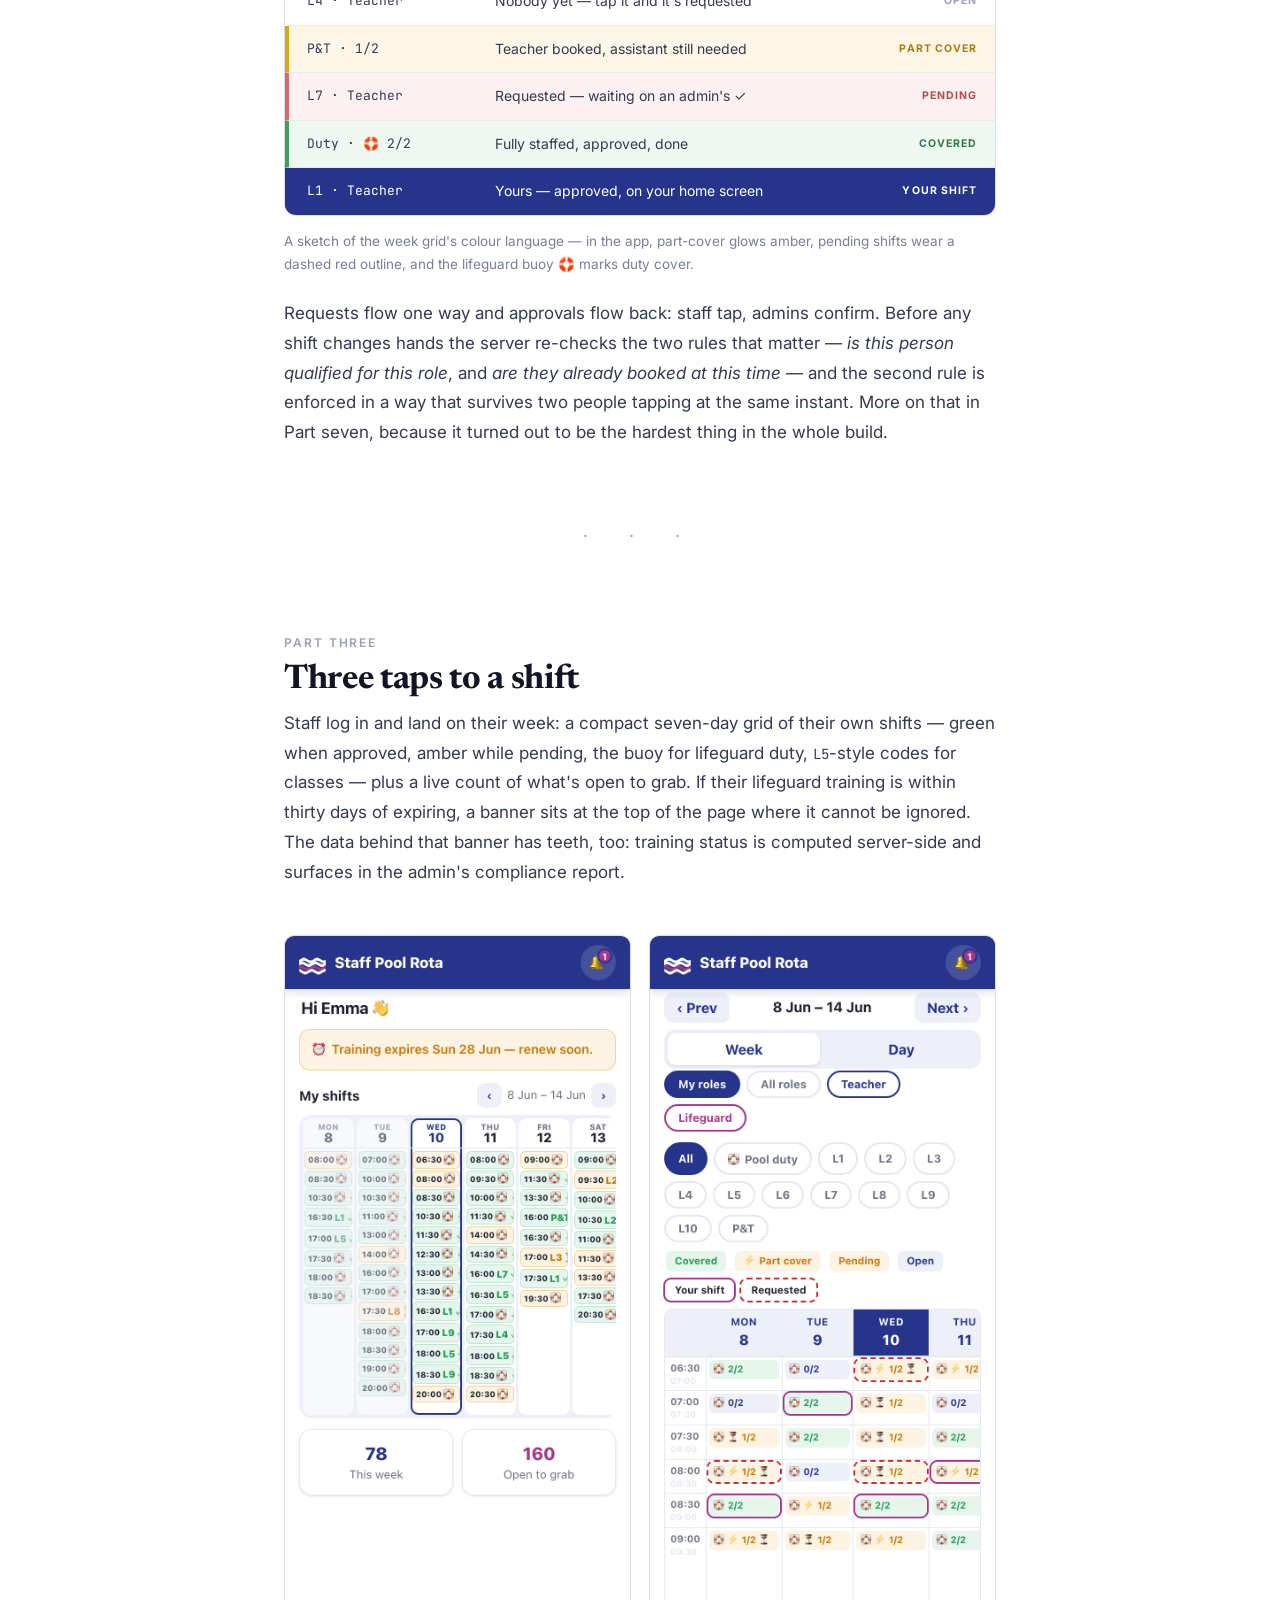
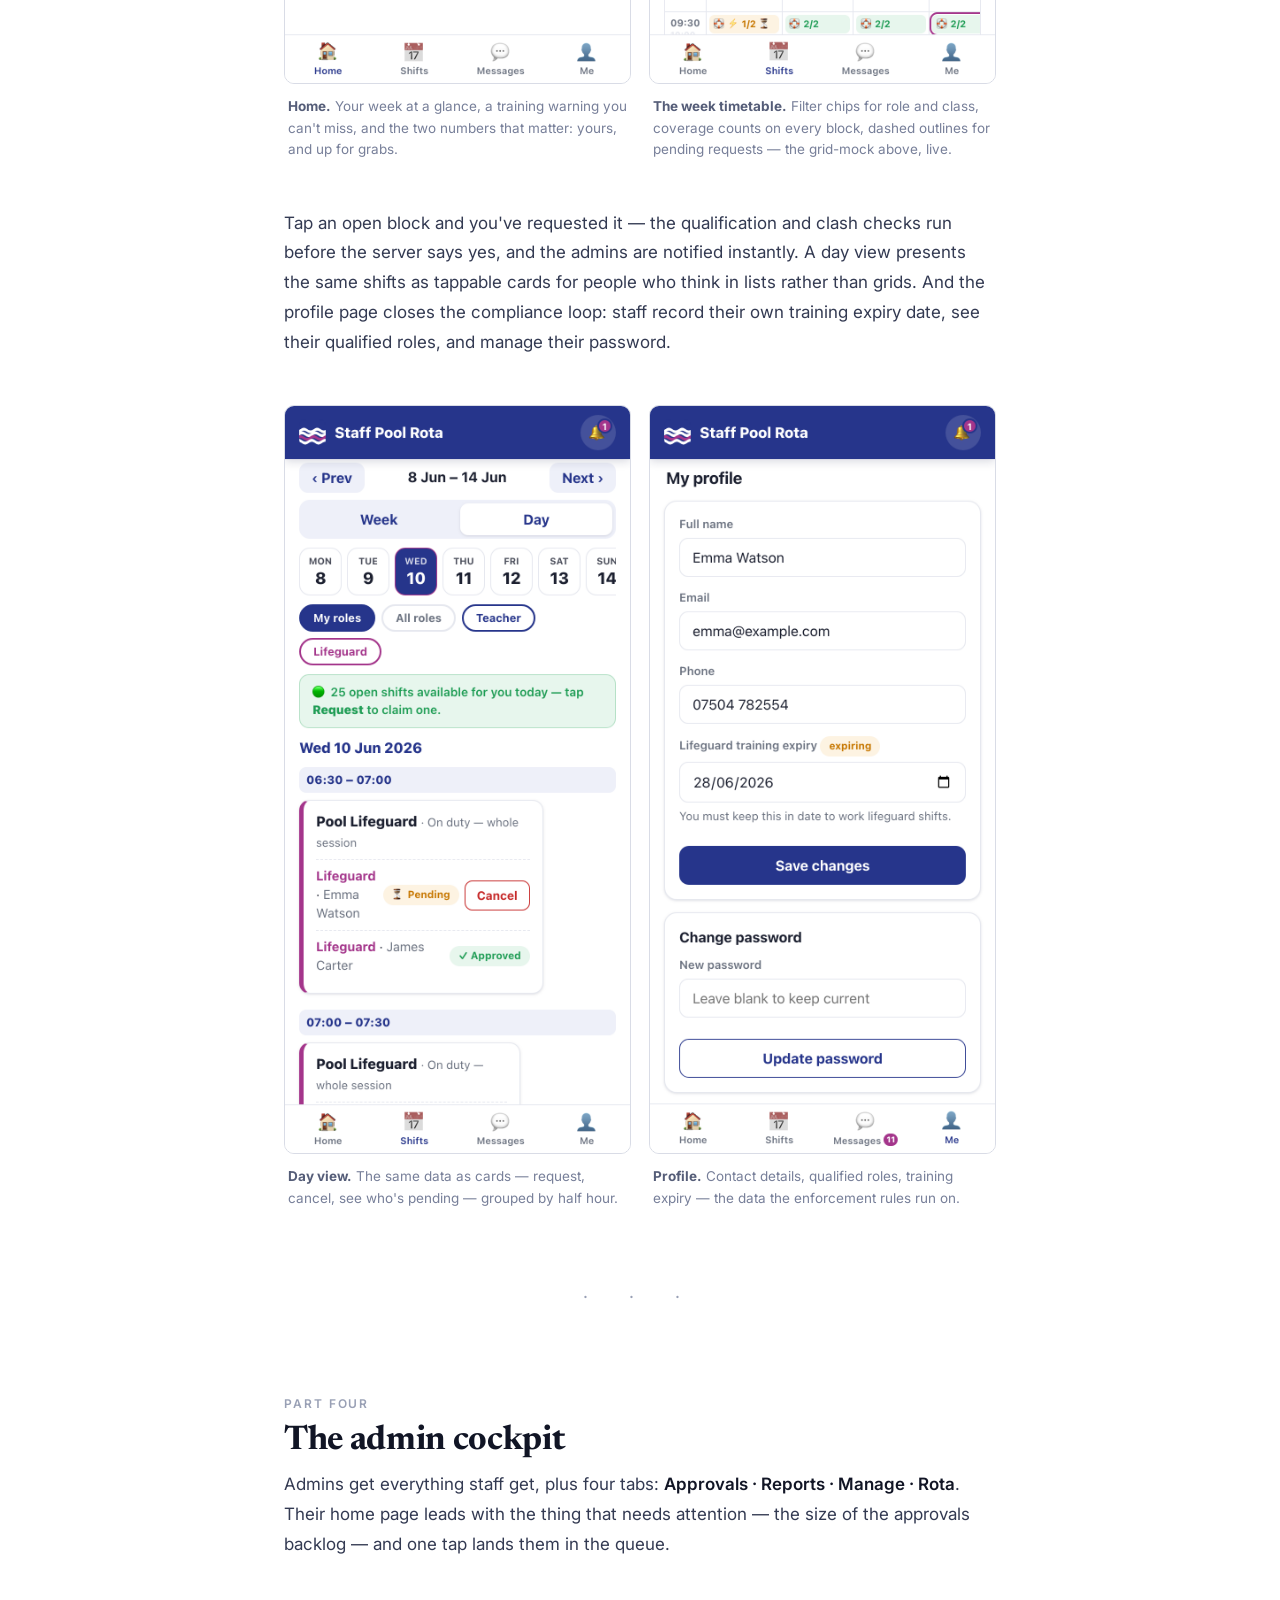
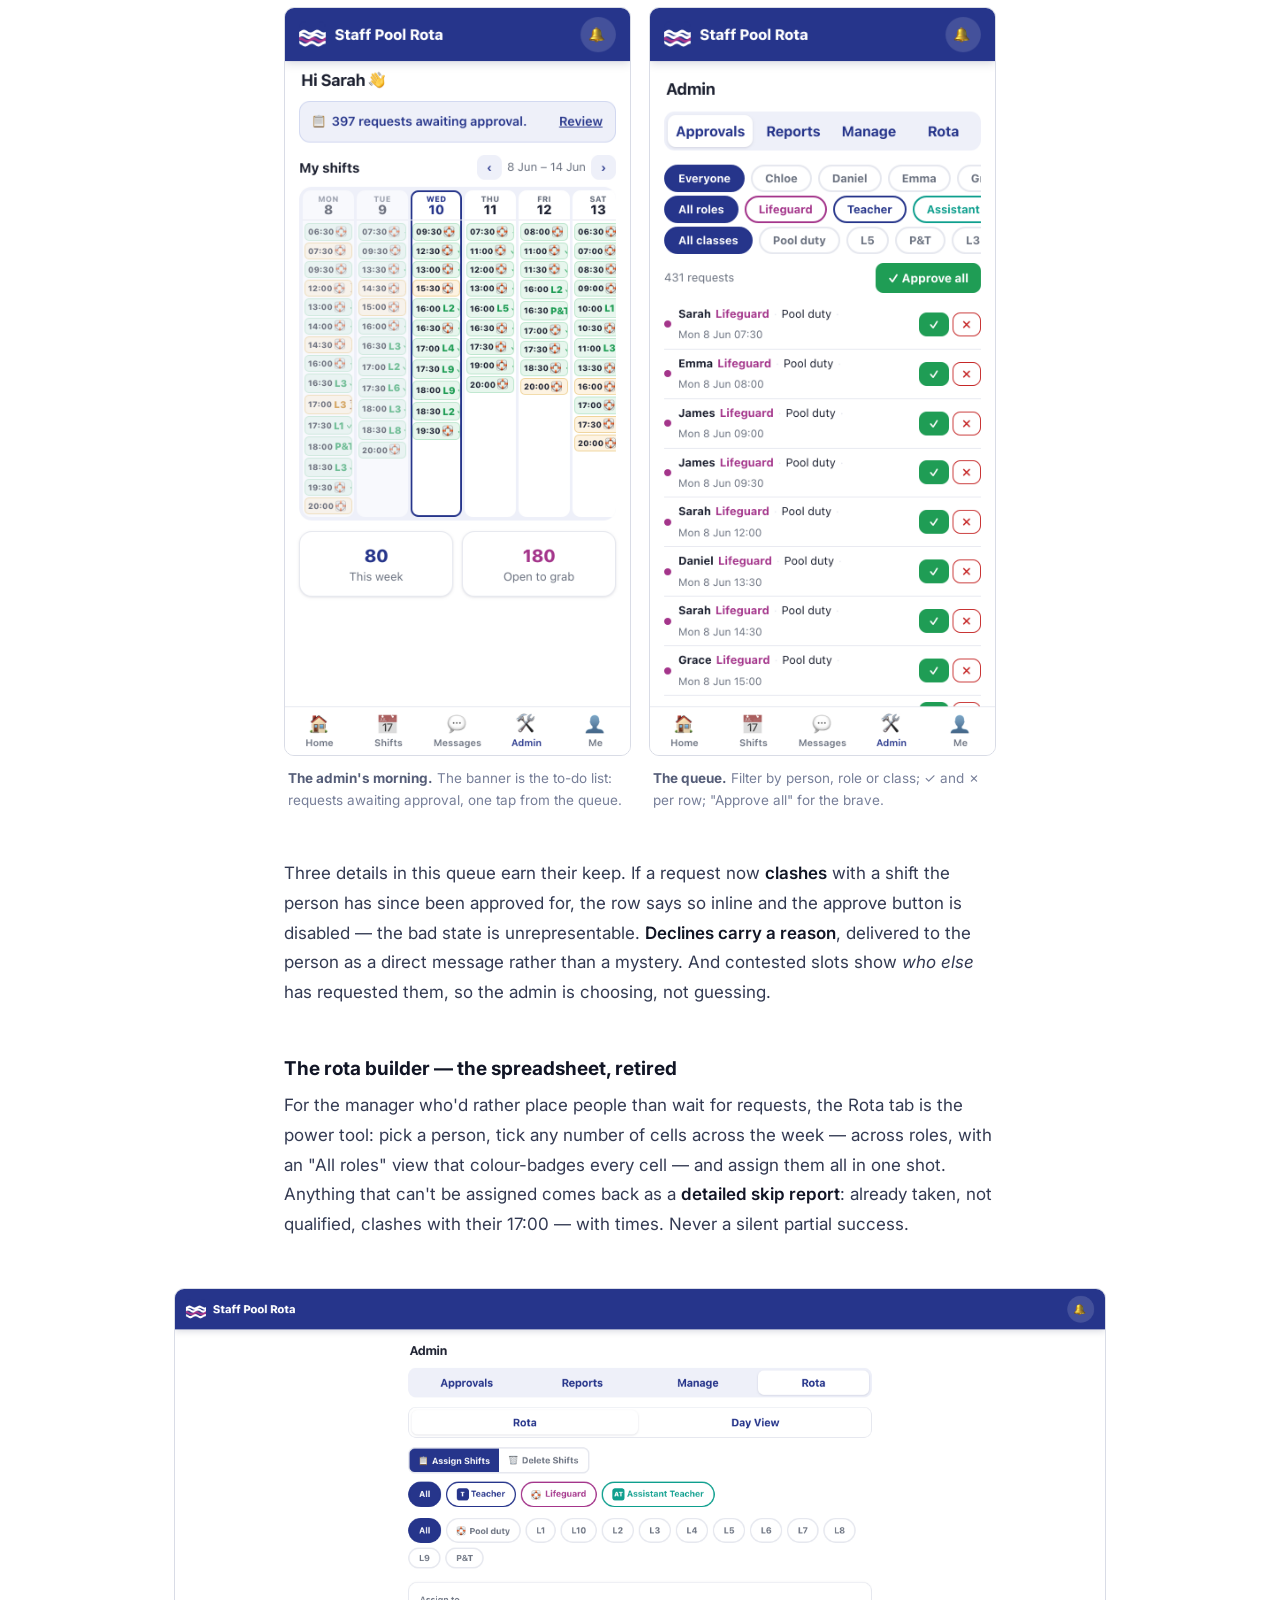
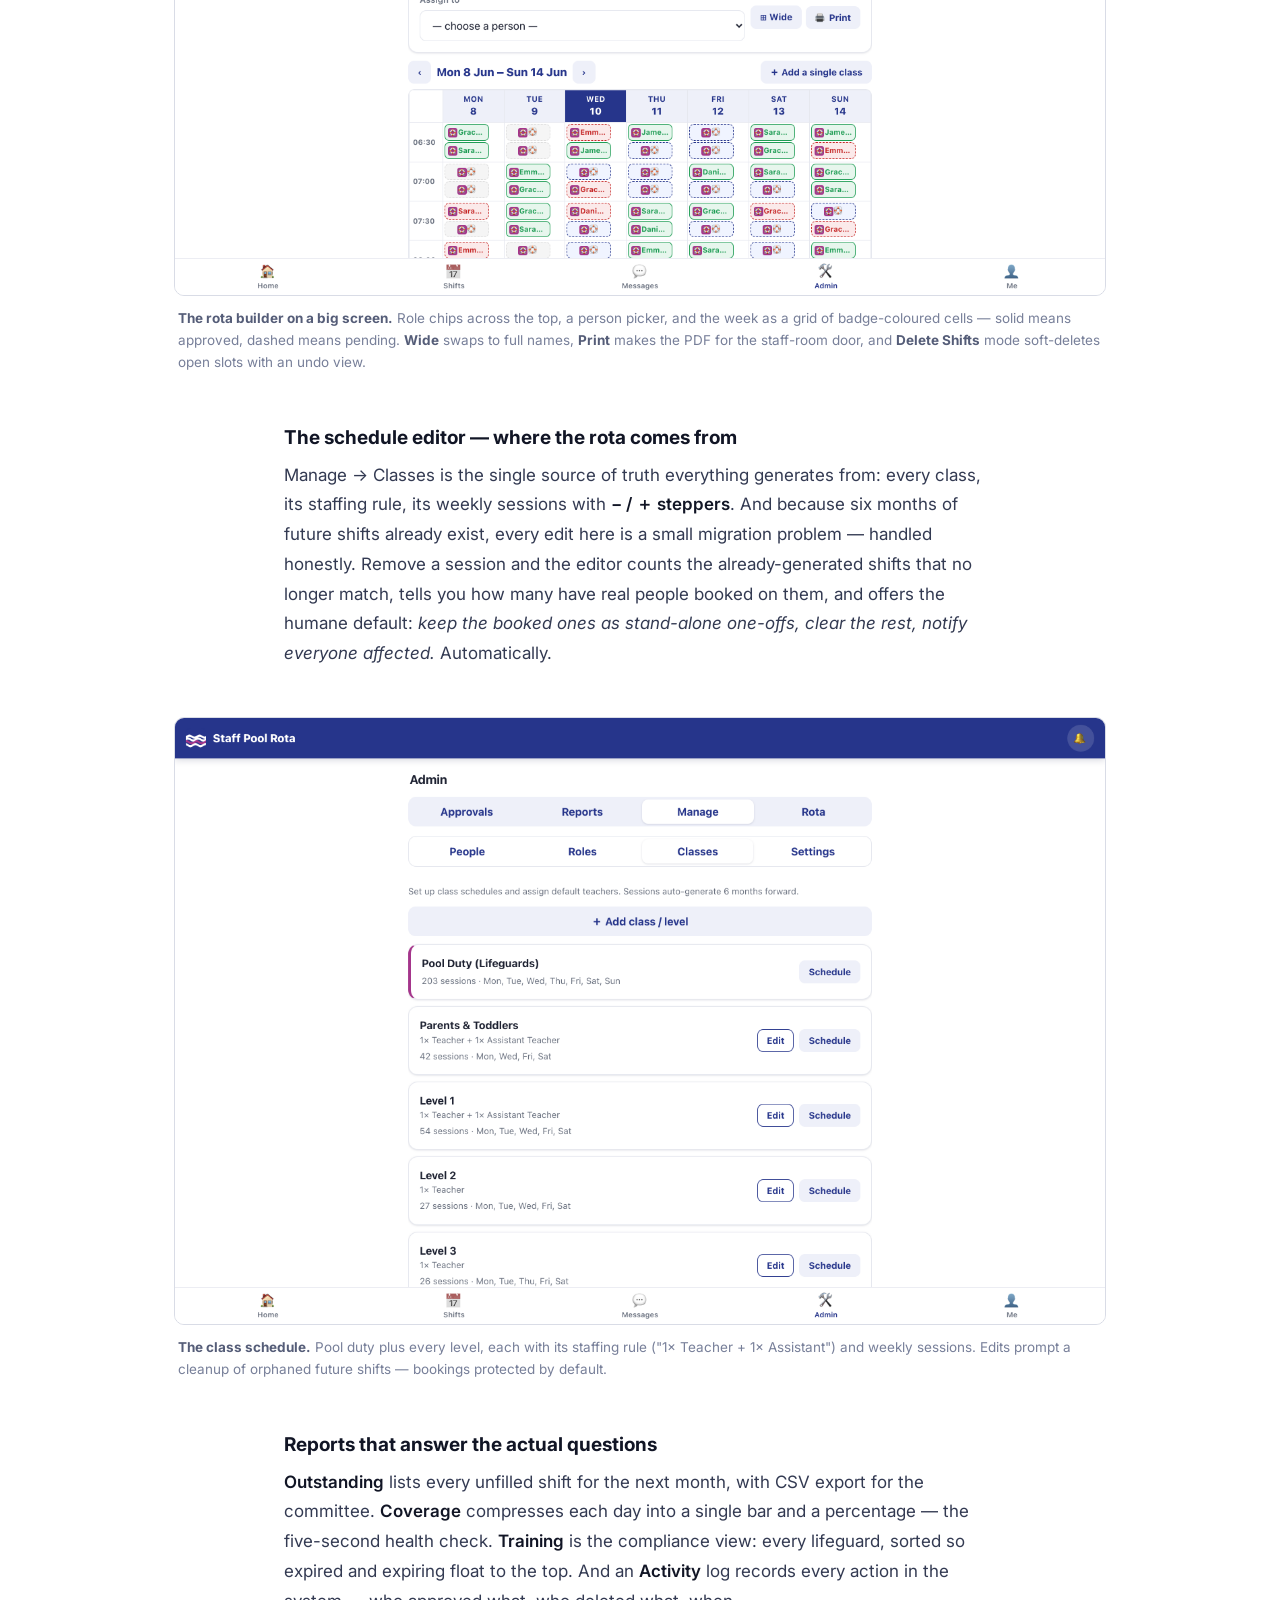
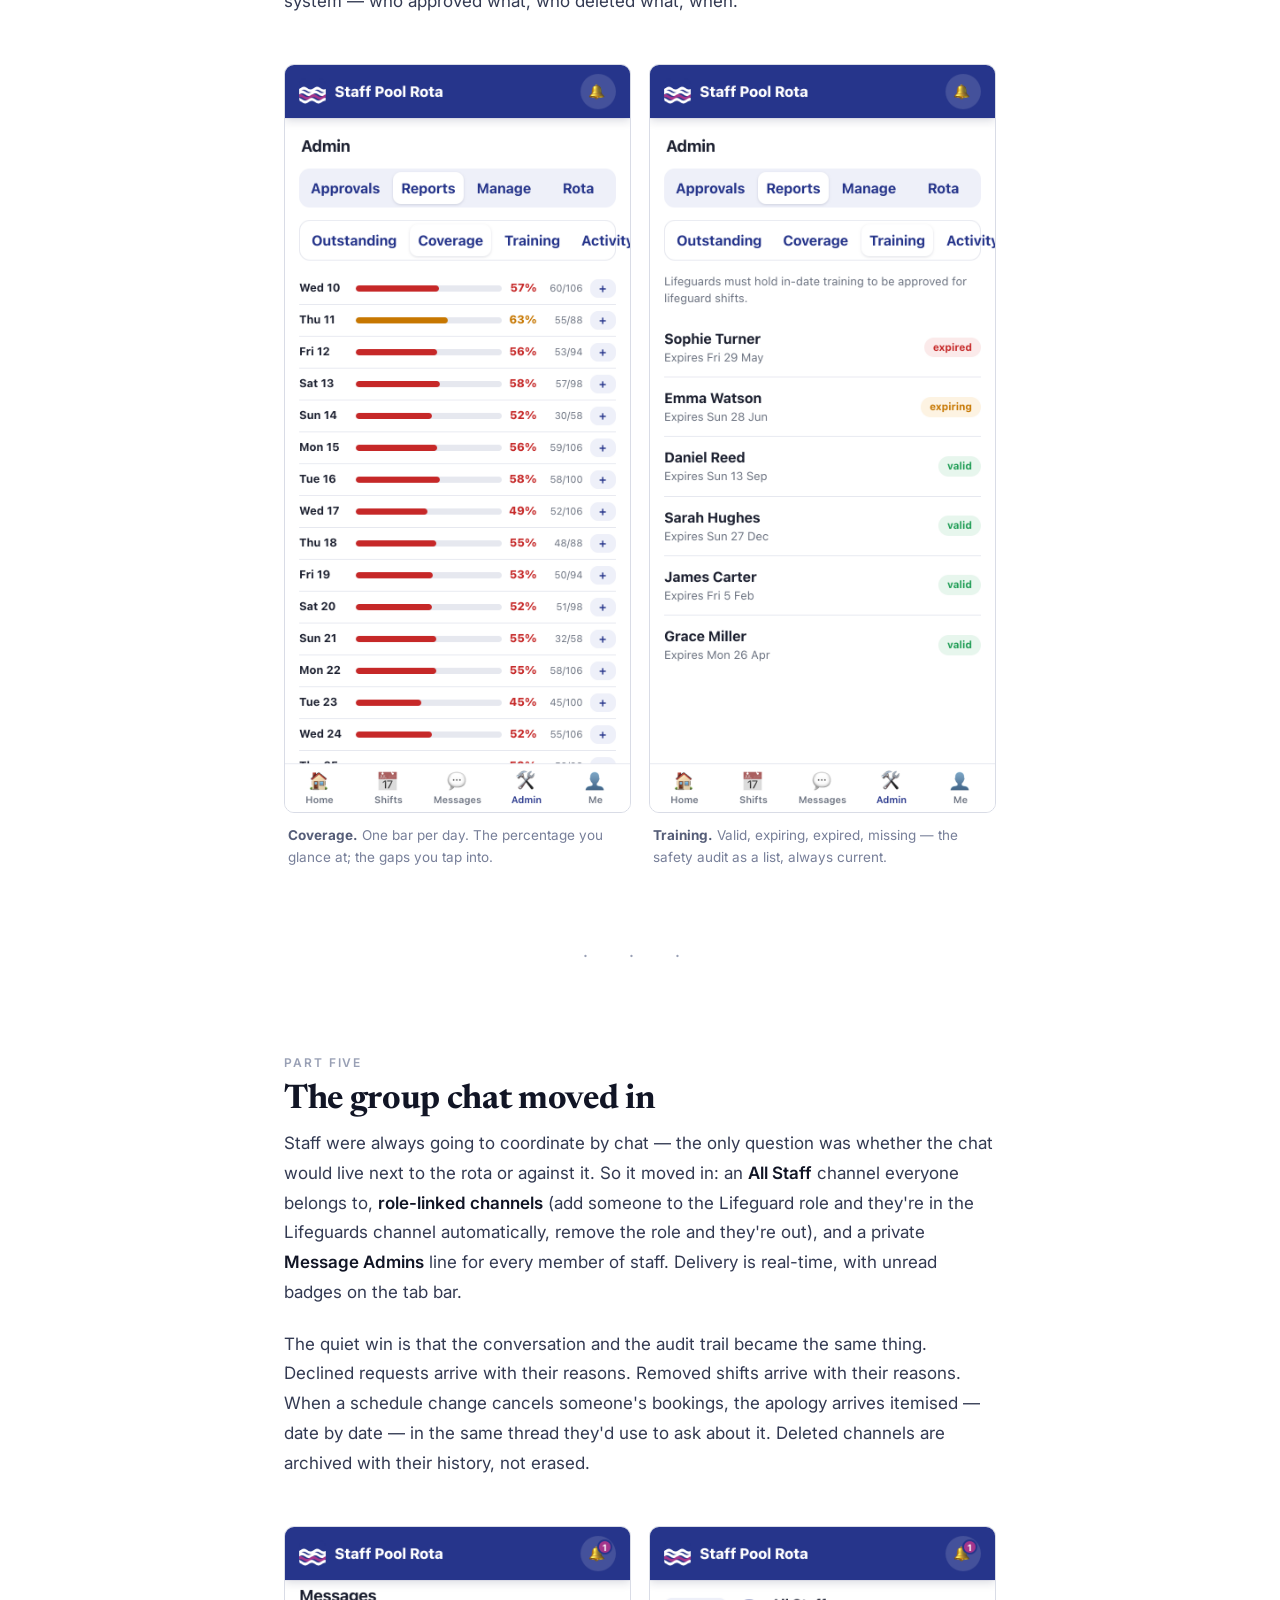
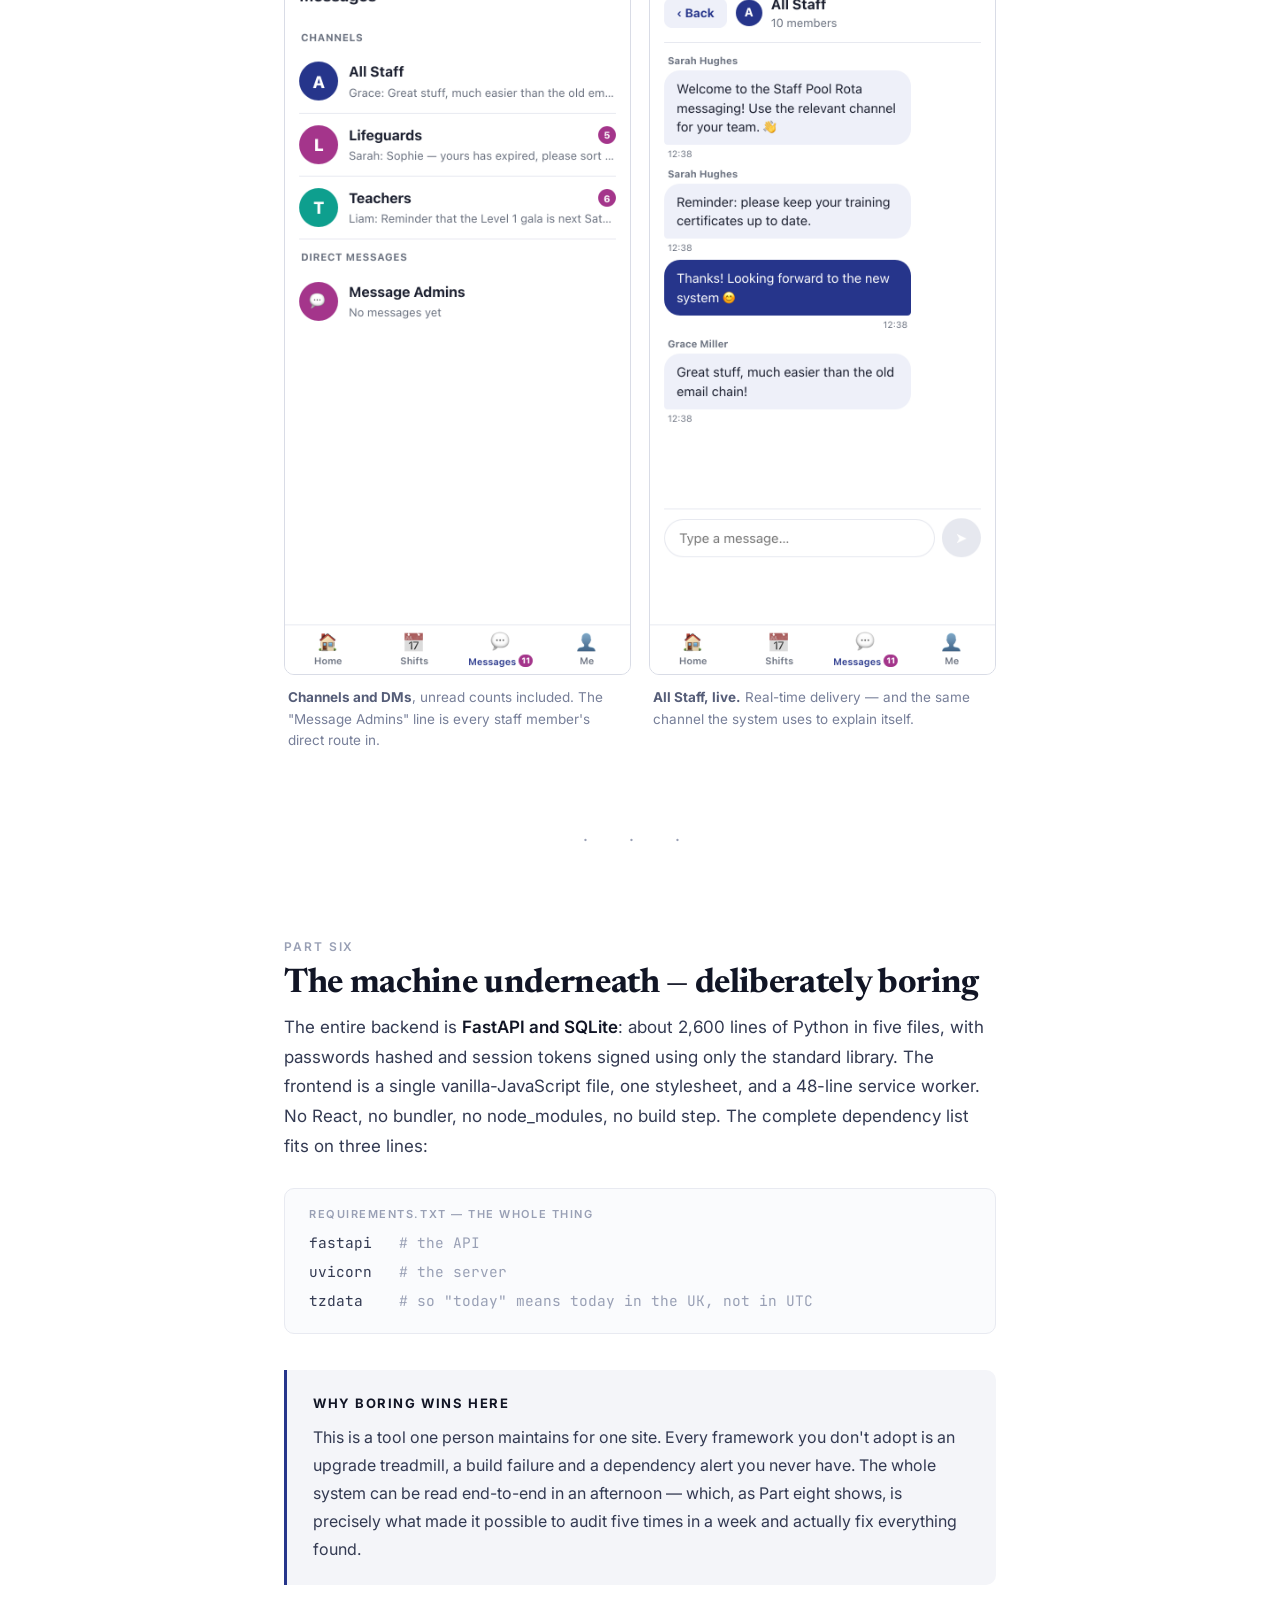
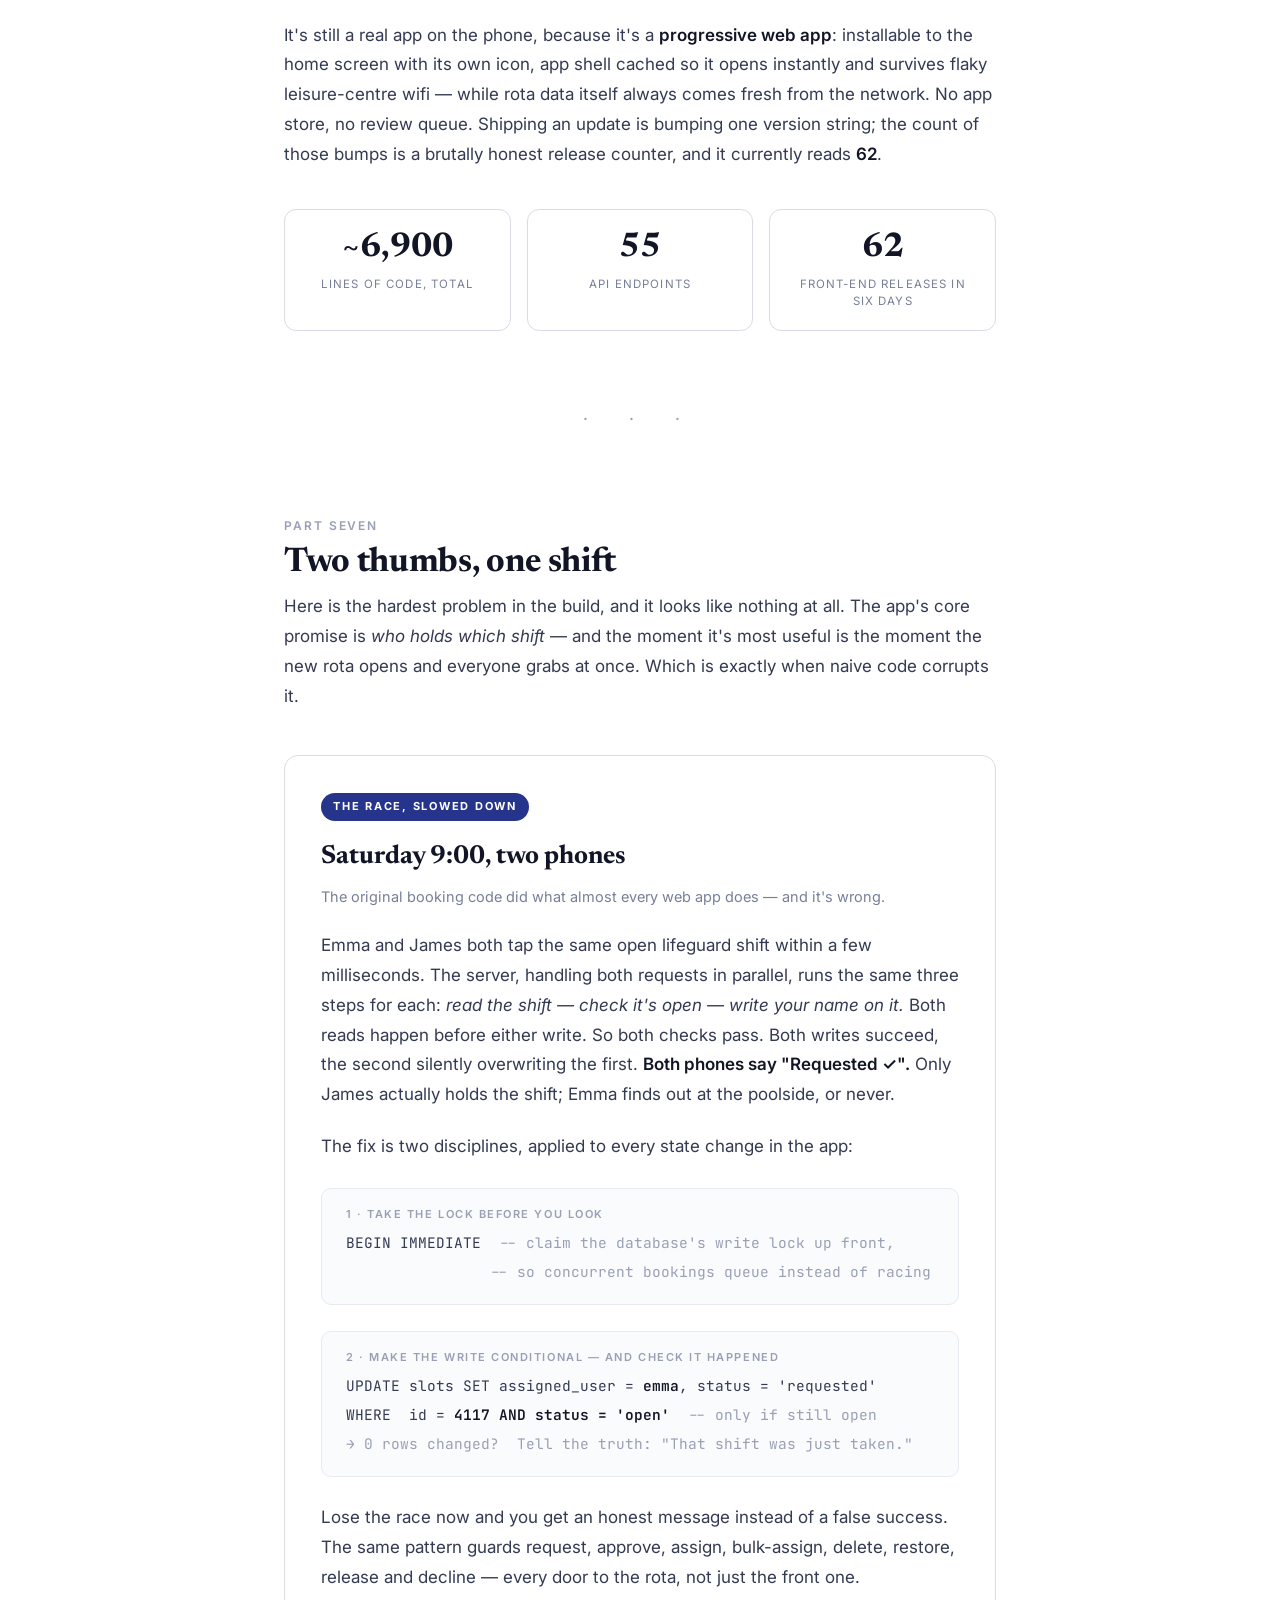
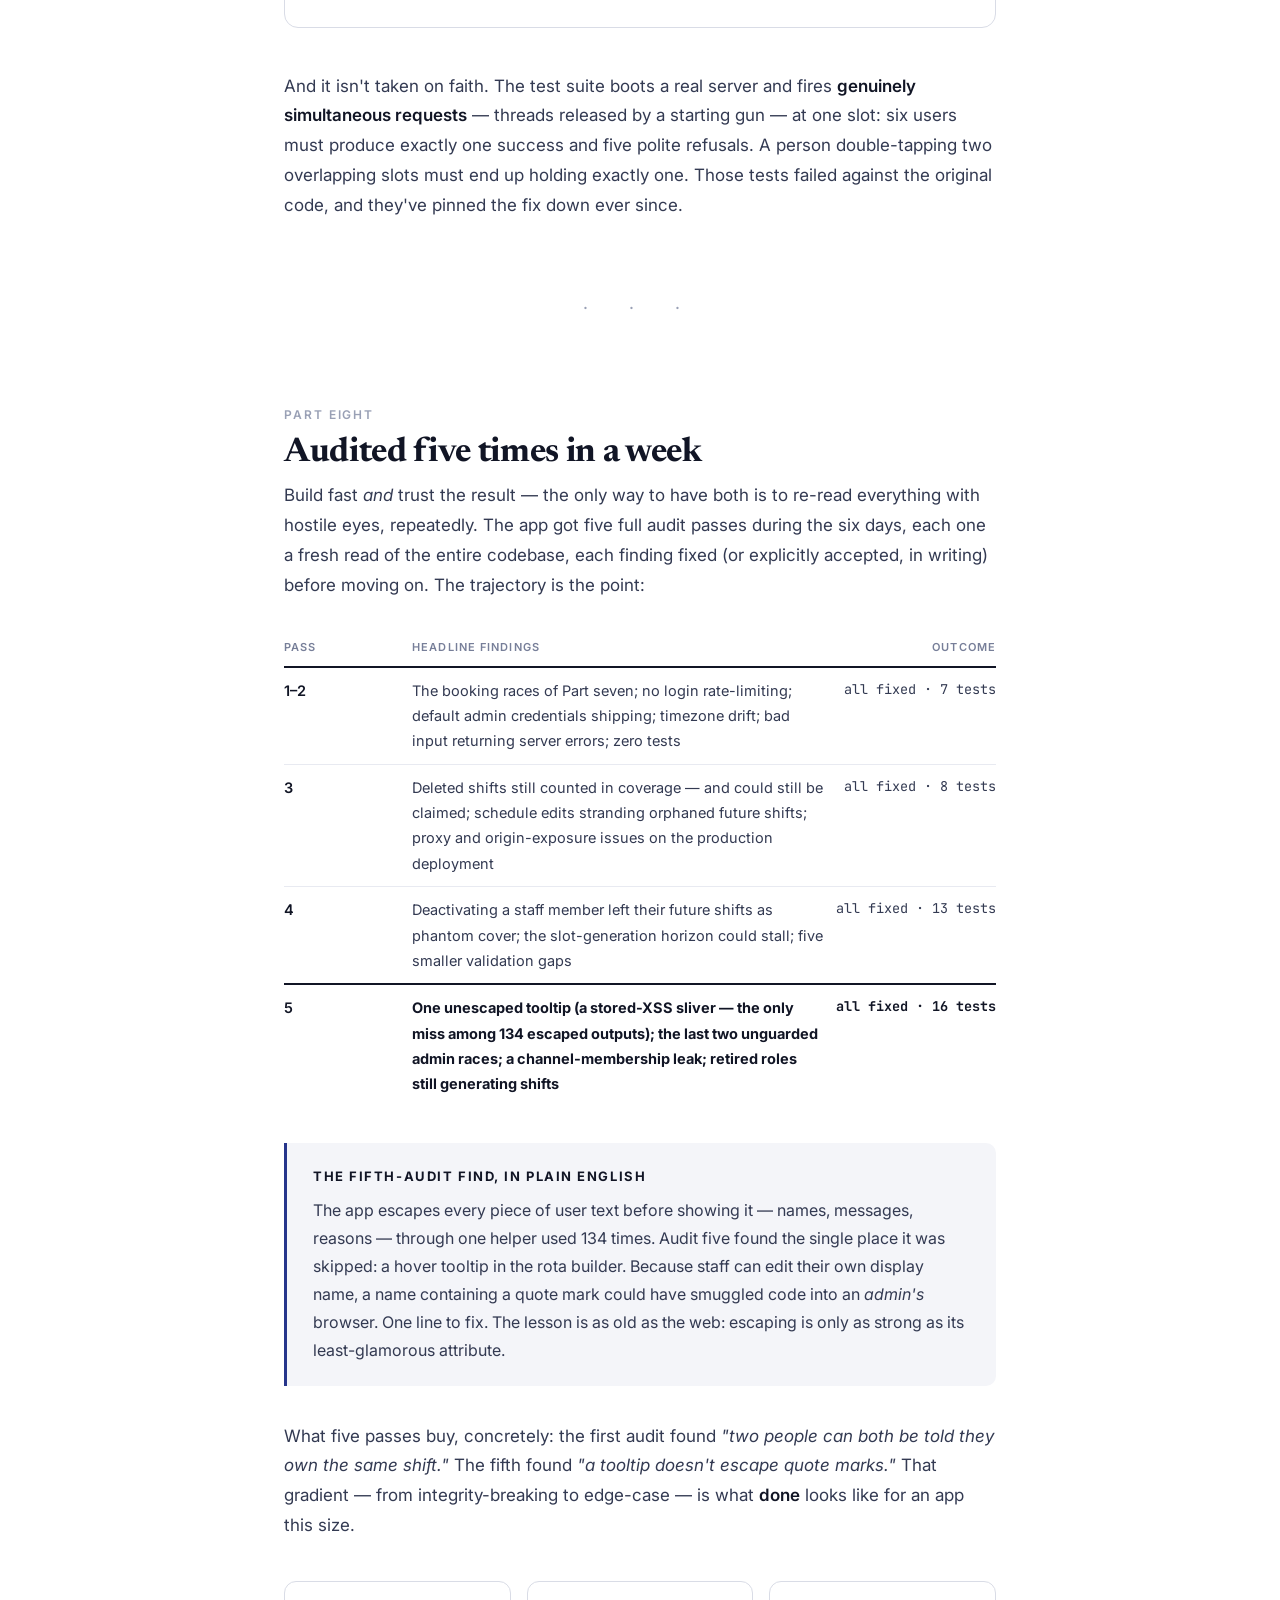
<file: docs/blog/staff-pool-rota-deep-dive.html>
<!DOCTYPE html>
<html lang="en-GB">
<head>
<meta charset="utf-8"/>
<meta name="viewport" content="width=device-width, initial-scale=1"/>
<title>The Pool Rota That Fills Itself — building a staff shift app in six days</title>
<link rel="preconnect" href="https://fonts.googleapis.com">
<link rel="preconnect" href="https://fonts.gstatic.com" crossorigin>
<link href="https://fonts.googleapis.com/css2?family=Newsreader:ital,opsz,wght@0,6..72,400;0,6..72,600;0,6..72,700;1,6..72,400&family=Inter:wght@400;500;600;700&family=JetBrains+Mono:wght@400;600&display=swap" rel="stylesheet">
<style>
  :root{
    --ink:#111525; --ink-2:#333a52; --ink-3:#555d78;
    --mid:#777f99; --soft:#99a0b5;
    --line:#d9dce6; --line-soft:#e8eaf1;
    --wash:#f4f5f9; --wash-2:#fafbfd; --paper:#ffffff;
    --accent:#26358B;
  }
  *{box-sizing:border-box}
  html{scroll-behavior:smooth}
  body{
    margin:0; background:var(--paper); color:var(--ink-2);
    font-family:'Inter',-apple-system,BlinkMacSystemFont,sans-serif;
    font-size:17px; line-height:1.75;
    -webkit-font-smoothing:antialiased;
  }
  .page{max-width:760px; margin:0 auto; padding:0 24px 120px}

  /* ── Masthead ── */
  .masthead{border-bottom:1px solid var(--ink); padding:28px 0 20px; margin-bottom:64px;
    display:flex; justify-content:space-between; align-items:baseline}
  .masthead .brand{font-family:'Newsreader',serif; font-weight:700; font-size:20px; color:var(--ink); letter-spacing:-.01em}
  .masthead .date{font-size:12px; text-transform:uppercase; letter-spacing:.14em; color:var(--soft)}

  /* ── Type ── */
  h1{font-family:'Newsreader',serif; font-weight:700; color:var(--ink);
     font-size:54px; line-height:1.08; letter-spacing:-.02em; margin:0 0 22px}
  .standfirst{font-family:'Newsreader',serif; font-style:italic; font-size:23px;
     line-height:1.5; color:var(--ink-3); margin:0 0 14px}
  .byline{font-size:13px; text-transform:uppercase; letter-spacing:.12em; color:var(--soft); margin-bottom:64px}
  h2{font-family:'Newsreader',serif; font-weight:700; color:var(--ink);
     font-size:34px; line-height:1.2; letter-spacing:-.01em; margin:84px 0 8px}
  h2 .kicker{display:block; font-family:'Inter',sans-serif; font-weight:600; font-size:12px;
     letter-spacing:.16em; text-transform:uppercase; color:var(--soft); margin-bottom:10px}
  h3{font-family:'Inter',sans-serif; font-weight:700; color:var(--ink); font-size:19px; margin:44px 0 6px}
  p{margin:0 0 22px}
  strong{color:var(--ink); font-weight:600}
  em{color:var(--ink-2)}
  a{color:var(--accent); text-decoration-thickness:1px; text-underline-offset:3px}
  hr.sep{border:none; text-align:center; margin:72px 0; height:auto}
  hr.sep::after{content:"· · ·"; color:var(--soft); letter-spacing:1em; font-size:18px}

  /* ── Figures ── */
  figure{margin:40px 0}
  /* Hero collage breaks out of the text column on wide screens */
  figure.hero{margin:8px -150px 56px}
  figure.hero img{border:none;border-radius:16px;box-shadow:0 24px 70px rgba(22,32,79,.20)}
  @media(max-width:1100px){figure.hero{margin:8px 0 48px}}
  figure.wide{margin:48px -110px}
  @media(max-width:1020px){figure.wide{margin:48px 0}}
  /* height:auto is essential — the width/height attributes only reserve the
     aspect ratio for layout; without it images stretch as width scales to 100%. */
  figure img{width:100%; height:auto; display:block; border-radius:10px; border:1px solid var(--line)}
  figcaption{font-size:13.5px; line-height:1.6; color:var(--mid); margin-top:12px; padding:0 4px}
  figcaption b{color:var(--ink-3)}
  .fig-pair{display:grid; grid-template-columns:1fr 1fr; gap:18px; margin:48px 0}
  .fig-pair figure{margin:0}
  @media(max-width:640px){.fig-pair{grid-template-columns:1fr}}

  /* ── Callouts ── */
  .callout{background:var(--wash); border-left:3px solid var(--accent); border-radius:0 10px 10px 0;
     padding:22px 26px; margin:36px 0; font-size:16px}
  .callout .title{font-weight:700; color:var(--ink); font-size:13px; letter-spacing:.12em;
     text-transform:uppercase; margin-bottom:8px}
  .callout p:last-child{margin-bottom:0}

  /* ── Mono cards ── */
  .formula{background:var(--wash-2); border:1px solid var(--line-soft); border-radius:10px;
     padding:18px 24px; margin:26px 0; font-family:'JetBrains Mono',monospace;
     font-size:14.5px; line-height:2; color:var(--ink-2); overflow-x:auto}
  .formula .label{font-family:'Inter',sans-serif; font-size:11px; font-weight:600;
     letter-spacing:.14em; text-transform:uppercase; color:var(--soft); display:block;
     margin-bottom:6px; line-height:1.4}
  .formula b{color:var(--ink); font-weight:600}
  .formula .c{color:var(--soft)}

  /* ── Tables ── */
  table.data{width:100%; border-collapse:collapse; margin:30px 0; font-size:14.5px}
  table.data th{font-size:11px; text-transform:uppercase; letter-spacing:.1em; color:var(--mid);
     text-align:left; font-weight:600; border-bottom:2px solid var(--ink); padding:8px 12px 8px 0}
  table.data td{border-bottom:1px solid var(--line-soft); padding:10px 12px 10px 0; color:var(--ink-2); vertical-align:top}
  table.data td:last-child, table.data th:last-child{text-align:right; padding-right:0}
  table.data tr.total td{border-bottom:none; border-top:2px solid var(--ink); font-weight:700; color:var(--ink)}
  table.data .num{font-family:'JetBrains Mono',monospace; font-size:13.5px; white-space:nowrap}

  /* ── Worked example panel ── */
  .worked{border:1px solid var(--line); border-radius:14px; padding:34px 36px; margin:44px 0; background:var(--paper)}
  .worked .case-kicker{font-size:11px; font-weight:700; letter-spacing:.16em; text-transform:uppercase;
     color:var(--paper); background:var(--accent); display:inline-block; padding:4px 12px; border-radius:99px; margin-bottom:14px}
  .worked h3{margin-top:0; font-family:'Newsreader',serif; font-size:26px}
  .worked .subtitle{color:var(--mid); font-size:14.5px; margin-top:-2px; margin-bottom:22px}
  @media(max-width:640px){.worked{padding:24px 20px}}

  /* ── Timeline ── */
  .timeline{list-style:none; margin:34px 0; padding:0; border-left:2px solid var(--line)}
  .timeline li{position:relative; padding:0 0 26px 28px}
  .timeline li::before{content:""; position:absolute; left:-7px; top:7px; width:12px; height:12px;
     border-radius:50%; background:var(--paper); border:2.5px solid var(--accent)}
  .timeline li:last-child{padding-bottom:4px}
  .timeline .t{font-family:'JetBrains Mono',monospace; font-size:13px; font-weight:600;
     color:var(--ink); display:block; margin-bottom:2px}
  .timeline .d{font-size:15.5px; line-height:1.6; color:var(--ink-3)}
  .timeline li.money::before{background:var(--accent)}

  /* ── Shift-state mock ── */
  .gridmock{border:1px solid var(--line); border-radius:12px; overflow:hidden; margin:34px 0; font-size:14px}
  .gridmock .gm-head,.gridmock .gm-row{display:grid; grid-template-columns:1.4fr 2.6fr 1.1fr; gap:8px;
     padding:11px 18px; align-items:center}
  .gridmock .gm-head{background:var(--wash); font-size:10.5px; font-weight:700; letter-spacing:.12em;
     text-transform:uppercase; color:var(--mid); border-bottom:1px solid var(--line)}
  .gridmock .gm-row{border-bottom:1px solid var(--line-soft); border-left:4px solid transparent}
  .gridmock .gm-row:last-child{border-bottom:none}
  .gridmock .num{font-family:'JetBrains Mono',monospace; font-size:13px}
  .gridmock .state{font-size:10.5px; font-weight:700; letter-spacing:.1em; text-transform:uppercase; text-align:right}
  .gm-open    {background:#ffffff}                                      .gm-open    .state{color:#99a0b5}
  .gm-part    {background:#fdf6e7; border-left-color:#d9a514!important} .gm-part    .state{color:#a87c0a}
  .gm-pending {background:#fdf0f0; border-left-color:#d96a6a!important} .gm-pending .state{color:#b54848}
  .gm-covered {background:#eef7f0; border-left-color:#3e9e5d!important} .gm-covered .state{color:#2c7a45}
  .gm-yours   {background:var(--accent); color:#fff; border-left-color:var(--accent)!important}
  .gm-yours .state{color:#fff} .gm-yours .num{color:#fff}

  /* ── Big-number strip ── */
  .stats{display:grid; grid-template-columns:repeat(3,1fr); gap:16px; margin:40px 0}
  @media(max-width:640px){.stats{grid-template-columns:1fr 1fr}}
  .stat{border:1px solid var(--line); border-radius:12px; padding:20px 18px; text-align:center}
  .stat .v{font-family:'Newsreader',serif; font-weight:700; font-size:34px; color:var(--ink); line-height:1.1}
  .stat .l{font-size:11.5px; text-transform:uppercase; letter-spacing:.1em; color:var(--mid); margin-top:8px; line-height:1.5}

  .footnote{font-size:13.5px; color:var(--mid); border-top:1px solid var(--line); padding-top:22px; margin-top:80px; line-height:1.7}

  /* ── Lightbox ── */
  figure img{cursor:zoom-in}
  .lb{position:fixed; inset:0; z-index:1000; background:rgba(12,14,24,.96);
      display:flex; align-items:center; justify-content:center; padding:0}
  .lb[hidden]{display:none}
  .lb-scroll{width:100%; height:100%; display:flex; align-items:center; justify-content:center; overflow:hidden}
  .lb img{max-width:94vw; max-height:90vh; width:auto; height:auto; display:block;
          border-radius:8px; cursor:zoom-in; box-shadow:0 30px 90px rgba(0,0,0,.7)}
  .lb.zoomed .lb-scroll{overflow:auto; display:block; align-items:unset; justify-content:unset;
      -webkit-overflow-scrolling:touch}
  .lb.zoomed img{max-width:none; max-height:none; cursor:zoom-out; border-radius:0; margin:0 auto}
  .lb-close{position:fixed; top:18px; right:22px; z-index:1002; width:44px; height:44px;
      border-radius:50%; border:1px solid #555; background:rgba(20,22,34,.85); color:#ddd;
      font-size:22px; line-height:1; cursor:pointer; font-family:inherit}
  .lb-close:hover{background:#2a2e44}
  .lb-hint{position:fixed; bottom:18px; left:50%; transform:translateX(-50%); z-index:1002;
      font-size:12px; letter-spacing:.08em; color:#999; background:rgba(20,22,34,.85);
      border:1px solid #3a3e54; padding:6px 16px; border-radius:99px; pointer-events:none;
      text-transform:uppercase}
  body.lb-open{overflow:hidden}
</style>
</head>
<body>
<div class="page">

<div class="masthead">
  <div class="brand">Mark Pollak</div>
  <div class="date">10 June 2026</div>
</div>

<h1>The Pool Rota That Fills Itself</h1>
<p class="standfirst">How a six-day build replaced a swimming pool's paper rota and group-chat chaos with a pocket app where teachers and lifeguards pick their own shifts — and the software refuses to let the dangerous mistakes happen.</p>
<p class="byline">Written for anyone who has ever run a staff rota by hand · every screenshot is the live app</p>

<figure class="hero">
  <img src="img/r5-00-hero-collage.png" width="3200" height="2160" alt="Collage of the working app: the desktop rota builder and class schedule editor behind five phone screens — a staff home page, the week timetable, the approvals queue, a chat thread and the coverage report — with a card showing how a shift gets filled: open, pending, approved, clash"/>
</figure>

<p>A busy public swimming pool runs on half-hour blocks. Every block needs a lifeguard on poolside — that's a safety requirement, not a preference. On top of that, the swim school runs classes all evening: ten levels plus Parents&nbsp;&amp;&nbsp;Toddlers, each with its own staffing rule, taught by part-timers who often hold more than one qualification and whose lifeguard certificates <em>expire</em>.</p>

<p>Until recently all of that lived where it lives at thousands of pools: a printed grid in the staff room, a group chat full of <em>"can anyone take Tuesday 6pm?"</em>, and one coordinator holding the whole thing in their head. This is the story of the small, deliberately boring app that replaced it — <strong>75 commits across six days</strong>, three runtime dependencies, audited end-to-end five times, and now live in production for real staff.</p>

<div class="stats">
  <div class="stat"><div class="v">6 days</div><div class="l">idea → production</div></div>
  <div class="stat"><div class="v">75</div><div class="l">commits · 54 on the busiest day</div></div>
  <div class="stat"><div class="v">$6/mo</div><div class="l">total hosting cost</div></div>
</div>

<hr class="sep"/>

<h2><span class="kicker">Part one</span>The job: who's on poolside at 6:30?</h2>

<p>Strip the problem to its bones and a rota is a grid of promises: <em>this person, this half hour, this role</em>. Everything that makes it hard is what happens to that grid under pressure. Two people promise the same slot. Someone promises a slot they're not qualified for. A lifeguard's certificate quietly lapses in week three. A class gets cancelled and its promises linger like ghosts. The coordinator is the only error-checker, and the coordinator is human.</p>

<div class="callout">
  <div class="title">The design goal, in one sentence</div>
  <p>Staff <em>pull</em> the shifts they want from their phones, an admin keeps one-tap control over everything, and the system itself makes the dangerous states — double-bookings, unqualified cover, phantom shifts — <strong>impossible to represent</strong> rather than merely discouraged.</p>
</div>

<p>That last clause did most of the work. The interesting engineering in this project isn't a clever algorithm — it's a long list of small refusals: an approve button that disables itself when a clash exists, a booking that returns <em>"that shift was just taken"</em> instead of a polite lie, a schedule editor that counts the orphans before it lets you create them.</p>

<hr class="sep"/>

<h2><span class="kicker">Part two</span>A timetable in, a rota out</h2>

<p>The app's one organising idea: the weekly class timetable is <strong>data</strong>, and the rota is <strong>generated from it</strong>. An admin describes the schedule once — <em>"Level 5 runs Monday and Wednesday at 17:00, one teacher"</em> — and the system materialises every individual, bookable <em>person-shift</em> 26 weeks into the future, rolling the horizon forward every day on its own. Lifeguard cover isn't even described per class: a lifeguard shift simply exists for every half hour the pool is open.</p>

<p>Each generated shift is then a tiny state machine that staff and admins push around. The week timetable view paints every block with its state, so a glance tells you where the gaps are:</p>

<div class="gridmock">
  <div class="gm-head"><span>Wed 17:30</span><span>One half-hour block, five ways</span><span>State</span></div>
  <div class="gm-row gm-open"><span class="num">L4 · Teacher</span><span>Nobody yet — tap it and it's requested</span><span class="state">Open</span></div>
  <div class="gm-row gm-part"><span class="num">P&amp;T · 1/2</span><span>Teacher booked, assistant still needed</span><span class="state">Part cover</span></div>
  <div class="gm-row gm-pending"><span class="num">L7 · Teacher</span><span>Requested — waiting on an admin's ✓</span><span class="state">Pending</span></div>
  <div class="gm-row gm-covered"><span class="num">Duty · 🛟 2/2</span><span>Fully staffed, approved, done</span><span class="state">Covered</span></div>
  <div class="gm-row gm-yours"><span class="num">L1 · Teacher</span><span>Yours — approved, on your home screen</span><span class="state">Your shift</span></div>
</div>

<p style="font-size:13.5px;color:var(--mid);margin-top:-20px">A sketch of the week grid's colour language — in the app, part-cover glows amber, pending shifts wear a dashed red outline, and the lifeguard buoy 🛟 marks duty cover.</p>

<p>Requests flow one way and approvals flow back: staff tap, admins confirm. Before any shift changes hands the server re-checks the two rules that matter — <em>is this person qualified for this role</em>, and <em>are they already booked at this time</em> — and the second rule is enforced in a way that survives two people tapping at the same instant. More on that in Part&nbsp;seven, because it turned out to be the hardest thing in the whole build.</p>

<hr class="sep"/>

<h2><span class="kicker">Part three</span>Three taps to a shift</h2>

<p>Staff log in and land on their week: a compact seven-day grid of their own shifts — green when approved, amber while pending, the buoy for lifeguard duty, <span class="num" style="font-family:'JetBrains Mono',monospace;font-size:14px">L5</span>-style codes for classes — plus a live count of what's open to grab. If their lifeguard training is within thirty days of expiring, a banner sits at the top of the page where it cannot be ignored. The data behind that banner has teeth, too: training status is computed server-side and surfaces in the admin's compliance report.</p>

<div class="fig-pair">
  <figure>
    <img src="img/r5-02-home-staff.png" width="780" height="1688" loading="lazy" alt="Staff home screen: greeting, training-expiry banner, a seven-day grid of personal shifts, and counts of shifts this week and shifts open to grab"/>
    <figcaption><b>Home.</b> Your week at a glance, a training warning you can't miss, and the two numbers that matter: yours, and up for grabs.</figcaption>
  </figure>
  <figure>
    <img src="img/r5-03-shifts-week.png" width="780" height="1688" loading="lazy" alt="The week timetable with role and class filter chips, a colour legend and coverage counts on every half-hour block"/>
    <figcaption><b>The week timetable.</b> Filter chips for role and class, coverage counts on every block, dashed outlines for pending requests — the grid-mock above, live.</figcaption>
  </figure>
</div>

<p>Tap an open block and you've requested it — the qualification and clash checks run before the server says yes, and the admins are notified instantly. A day view presents the same shifts as tappable cards for people who think in lists rather than grids. And the profile page closes the compliance loop: staff record their own training expiry date, see their qualified roles, and manage their password.</p>

<div class="fig-pair">
  <figure>
    <img src="img/r5-04-shifts-day.png" width="780" height="1688" loading="lazy" alt="Day view: shift cards grouped by time slot with request and cancel buttons"/>
    <figcaption><b>Day view.</b> The same data as cards — request, cancel, see who's pending — grouped by half hour.</figcaption>
  </figure>
  <figure>
    <img src="img/r5-07-profile.png" width="780" height="1688" loading="lazy" alt="Profile page with contact details, qualified roles and lifeguard training expiry date"/>
    <figcaption><b>Profile.</b> Contact details, qualified roles, training expiry — the data the enforcement rules run on.</figcaption>
  </figure>
</div>

<hr class="sep"/>

<h2><span class="kicker">Part four</span>The admin cockpit</h2>

<p>Admins get everything staff get, plus four tabs: <strong>Approvals · Reports · Manage · Rota</strong>. Their home page leads with the thing that needs attention — the size of the approvals backlog — and one tap lands them in the queue.</p>

<div class="fig-pair">
  <figure>
    <img src="img/r5-08-admin-home.png" width="780" height="1688" loading="lazy" alt="Admin home screen with a banner showing requests awaiting approval"/>
    <figcaption><b>The admin's morning.</b> The banner is the to-do list: requests awaiting approval, one tap from the queue.</figcaption>
  </figure>
  <figure>
    <img src="img/r5-09-approvals.png" width="780" height="1688" loading="lazy" alt="The approvals queue with person, role and class filter chips, an approve-all button and one-tap approve and decline buttons per request"/>
    <figcaption><b>The queue.</b> Filter by person, role or class; ✓ and ✗ per row; "Approve all" for the brave.</figcaption>
  </figure>
</div>

<p>Three details in this queue earn their keep. If a request now <strong>clashes</strong> with a shift the person has since been approved for, the row says so inline and the approve button is disabled — the bad state is unrepresentable. <strong>Declines carry a reason</strong>, delivered to the person as a direct message rather than a mystery. And contested slots show <em>who else</em> has requested them, so the admin is choosing, not guessing.</p>

<h3>The rota builder — the spreadsheet, retired</h3>

<p>For the manager who'd rather place people than wait for requests, the Rota tab is the power tool: pick a person, tick any number of cells across the week — across roles, with an "All roles" view that colour-badges every cell — and assign them all in one shot. Anything that can't be assigned comes back as a <strong>detailed skip report</strong>: already taken, not qualified, clashes with their 17:00 — with times. Never a silent partial success.</p>

<figure class="wide">
  <img src="img/r5-12-rota-builder.png" width="2760" height="1800" loading="lazy" alt="The desktop rota builder: role and class filter chips, an assign-to person picker, wide and print modes, and a week grid of colour-badged cells showing assigned names with solid borders for approved shifts and dashed for pending"/>
  <figcaption><b>The rota builder on a big screen.</b> Role chips across the top, a person picker, and the week as a grid of badge-coloured cells — solid means approved, dashed means pending. <b>Wide</b> swaps to full names, <b>Print</b> makes the PDF for the staff-room door, and <b>Delete Shifts</b> mode soft-deletes open slots with an undo view.</figcaption>
</figure>

<h3>The schedule editor — where the rota comes from</h3>

<p>Manage → Classes is the single source of truth everything generates from: every class, its staffing rule, its weekly sessions with <strong>− / ＋ steppers</strong>. And because six months of future shifts already exist, every edit here is a small migration problem — handled honestly. Remove a session and the editor counts the already-generated shifts that no longer match, tells you how many have real people booked on them, and offers the humane default: <em>keep the booked ones as stand-alone one-offs, clear the rest, notify everyone affected.</em> Automatically.</p>

<figure class="wide">
  <img src="img/r5-13-classes.png" width="2760" height="1800" loading="lazy" alt="The class schedule editor listing pool duty and each swimming level with staffing rules, session counts and edit and schedule buttons"/>
  <figcaption><b>The class schedule.</b> Pool duty plus every level, each with its staffing rule ("1× Teacher + 1× Assistant") and weekly sessions. Edits prompt a cleanup of orphaned future shifts — bookings protected by default.</figcaption>
</figure>

<h3>Reports that answer the actual questions</h3>

<p><strong>Outstanding</strong> lists every unfilled shift for the next month, with CSV export for the committee. <strong>Coverage</strong> compresses each day into a single bar and a percentage — the five-second health check. <strong>Training</strong> is the compliance view: every lifeguard, sorted so expired and expiring float to the top. And an <strong>Activity</strong> log records every action in the system — who approved what, who deleted what, when.</p>

<div class="fig-pair">
  <figure>
    <img src="img/r5-10-reports-coverage.png" width="780" height="1688" loading="lazy" alt="Coverage report: one row per day with a filled bar, a percentage and counts of filled versus total shifts"/>
    <figcaption><b>Coverage.</b> One bar per day. The percentage you glance at; the gaps you tap into.</figcaption>
  </figure>
  <figure>
    <img src="img/r5-11-reports-training.png" width="780" height="1688" loading="lazy" alt="Training report listing each lifeguard with their certificate expiry date and a valid, expiring or expired status"/>
    <figcaption><b>Training.</b> Valid, expiring, expired, missing — the safety audit as a list, always current.</figcaption>
  </figure>
</div>

<hr class="sep"/>

<h2><span class="kicker">Part five</span>The group chat moved in</h2>

<p>Staff were always going to coordinate by chat — the only question was whether the chat would live next to the rota or against it. So it moved in: an <strong>All Staff</strong> channel everyone belongs to, <strong>role-linked channels</strong> (add someone to the Lifeguard role and they're in the Lifeguards channel automatically, remove the role and they're out), and a private <strong>Message Admins</strong> line for every member of staff. Delivery is real-time, with unread badges on the tab bar.</p>

<p>The quiet win is that the conversation and the audit trail became the same thing. Declined requests arrive with their reasons. Removed shifts arrive with their reasons. When a schedule change cancels someone's bookings, the apology arrives itemised — date by date — in the same thread they'd use to ask about it. Deleted channels are archived with their history, not erased.</p>

<div class="fig-pair">
  <figure>
    <img src="img/r5-05-messages.png" width="780" height="1688" loading="lazy" alt="The messages tab: channels and direct messages with unread badges and last-message previews"/>
    <figcaption><b>Channels and DMs</b>, unread counts included. The "Message Admins" line is every staff member's direct route in.</figcaption>
  </figure>
  <figure>
    <img src="img/r5-06-chat.png" width="780" height="1688" loading="lazy" alt="A conversation in the All Staff channel with real-time message bubbles"/>
    <figcaption><b>All Staff, live.</b> Real-time delivery — and the same channel the system uses to explain itself.</figcaption>
  </figure>
</div>

<hr class="sep"/>

<h2><span class="kicker">Part six</span>The machine underneath — deliberately boring</h2>

<p>The entire backend is <strong>FastAPI and SQLite</strong>: about 2,600 lines of Python in five files, with passwords hashed and session tokens signed using only the standard library. The frontend is a single vanilla-JavaScript file, one stylesheet, and a 48-line service worker. No React, no bundler, no node_modules, no build step. The complete dependency list fits on three lines:</p>

<div class="formula"><span class="label">requirements.txt — the whole thing</span>
fastapi&nbsp;&nbsp;&nbsp;<span class="c"># the API</span><br/>
uvicorn&nbsp;&nbsp;&nbsp;<span class="c"># the server</span><br/>
tzdata&nbsp;&nbsp;&nbsp;&nbsp;<span class="c"># so "today" means today in the UK, not in UTC</span></div>

<div class="callout">
  <div class="title">Why boring wins here</div>
  <p>This is a tool one person maintains for one site. Every framework you don't adopt is an upgrade treadmill, a build failure and a dependency alert you never have. The whole system can be read end-to-end in an afternoon — which, as Part&nbsp;eight shows, is precisely what made it possible to audit five times in a week and actually fix everything found.</p>
</div>

<p>It's still a real app on the phone, because it's a <strong>progressive web app</strong>: installable to the home screen with its own icon, app shell cached so it opens instantly and survives flaky leisure-centre wifi — while rota data itself always comes fresh from the network. No app store, no review queue. Shipping an update is bumping one version string; the count of those bumps is a brutally honest release counter, and it currently reads <strong>62</strong>.</p>

<div class="stats">
  <div class="stat"><div class="v">~6,900</div><div class="l">lines of code, total</div></div>
  <div class="stat"><div class="v">55</div><div class="l">API endpoints</div></div>
  <div class="stat"><div class="v">62</div><div class="l">front-end releases in six days</div></div>
</div>

<hr class="sep"/>

<h2><span class="kicker">Part seven</span>Two thumbs, one shift</h2>

<p>Here is the hardest problem in the build, and it looks like nothing at all. The app's core promise is <em>who holds which shift</em> — and the moment it's most useful is the moment the new rota opens and everyone grabs at once. Which is exactly when naive code corrupts it.</p>

<div class="worked">
  <span class="case-kicker">The race, slowed down</span>
  <h3>Saturday 9:00, two phones</h3>
  <p class="subtitle">The original booking code did what almost every web app does — and it's wrong.</p>
  <p>Emma and James both tap the same open lifeguard shift within a few milliseconds. The server, handling both requests in parallel, runs the same three steps for each: <em>read the shift — check it's open — write your name on it.</em> Both reads happen before either write. So both checks pass. Both writes succeed, the second silently overwriting the first. <strong>Both phones say "Requested ✓".</strong> Only James actually holds the shift; Emma finds out at the poolside, or never.</p>
  <p>The fix is two disciplines, applied to every state change in the app:</p>
  <div class="formula"><span class="label">1 · Take the lock before you look</span>
BEGIN IMMEDIATE&nbsp;&nbsp;<span class="c">-- claim the database's write lock up front,</span><br/>
&nbsp;&nbsp;&nbsp;&nbsp;&nbsp;&nbsp;&nbsp;&nbsp;&nbsp;&nbsp;&nbsp;&nbsp;&nbsp;&nbsp;&nbsp;&nbsp;<span class="c">-- so concurrent bookings queue instead of racing</span></div>
  <div class="formula"><span class="label">2 · Make the write conditional — and check it happened</span>
UPDATE slots SET assigned_user = <b>emma</b>, status = 'requested'<br/>
WHERE&nbsp; id = <b>4117</b> <b>AND status = 'open'</b>&nbsp;&nbsp;<span class="c">-- only if still open</span><br/>
<span class="c">→ 0 rows changed?&nbsp; Tell the truth: "That shift was just taken."</span></div>
  <p style="margin-bottom:0">Lose the race now and you get an honest message instead of a false success. The same pattern guards request, approve, assign, bulk-assign, delete, restore, release and decline — every door to the rota, not just the front one.</p>
</div>

<p>And it isn't taken on faith. The test suite boots a real server and fires <strong>genuinely simultaneous requests</strong> — threads released by a starting gun — at one slot: six users must produce exactly one success and five polite refusals. A person double-tapping two overlapping slots must end up holding exactly one. Those tests failed against the original code, and they've pinned the fix down ever since.</p>

<hr class="sep"/>

<h2><span class="kicker">Part eight</span>Audited five times in a week</h2>

<p>Build fast <em>and</em> trust the result — the only way to have both is to re-read everything with hostile eyes, repeatedly. The app got five full audit passes during the six days, each one a fresh read of the entire codebase, each finding fixed (or explicitly accepted, in writing) before moving on. The trajectory is the point:</p>

<table class="data">
  <tr><th style="width:18%">Pass</th><th>Headline findings</th><th style="width:22%">Outcome</th></tr>
  <tr><td><strong>1–2</strong></td><td>The booking races of Part seven; no login rate-limiting; default admin credentials shipping; timezone drift; bad input returning server errors; zero tests</td><td class="num">all fixed · 7 tests</td></tr>
  <tr><td><strong>3</strong></td><td>Deleted shifts still counted in coverage — and could still be claimed; schedule edits stranding orphaned future shifts; proxy and origin-exposure issues on the production deployment</td><td class="num">all fixed · 8 tests</td></tr>
  <tr><td><strong>4</strong></td><td>Deactivating a staff member left their future shifts as phantom cover; the slot-generation horizon could stall; five smaller validation gaps</td><td class="num">all fixed · 13 tests</td></tr>
  <tr class="total"><td><strong>5</strong></td><td>One unescaped tooltip (a stored-XSS sliver — the only miss among 134 escaped outputs); the last two unguarded admin races; a channel-membership leak; retired roles still generating shifts</td><td class="num">all fixed · 16 tests</td></tr>
</table>

<div class="callout">
  <div class="title">The fifth-audit find, in plain English</div>
  <p>The app escapes every piece of user text before showing it — names, messages, reasons — through one helper used 134 times. Audit five found the single place it was skipped: a hover tooltip in the rota builder. Because staff can edit their own display name, a name containing a quote mark could have smuggled code into an <em>admin's</em> browser. One line to fix. The lesson is as old as the web: escaping is only as strong as its least-glamorous attribute.</p>
</div>

<p>What five passes buy, concretely: the first audit found <em>"two people can both be told they own the same shift."</em> The fifth found <em>"a tooltip doesn't escape quote marks."</em> That gradient — from integrity-breaking to edge-case — is what <strong>done</strong> looks like for an app this size.</p>

<div class="stats">
  <div class="stat"><div class="v">5</div><div class="l">full audit passes</div></div>
  <div class="stat"><div class="v">38</div><div class="l">findings raised &amp; closed</div></div>
  <div class="stat"><div class="v">16</div><div class="l">tests, incl. true-parallel races</div></div>
</div>

<hr class="sep"/>

<h2><span class="kicker">Part nine</span>Six days, day by day</h2>

<ul class="timeline">
  <li><span class="t">Day 1 — Thu 4 June</span><span class="d"><strong>The whole skeleton in one commit.</strong> FastAPI + SQLite backend with stdlib auth, the shift model, weekly templates, demo data — and a working PWA: login, calendar, request-and-approve, icons, offline shell.</span></li>
  <li><span class="t">Day 2 — Fri 5 June</span><span class="d"><strong>Rethink and messaging.</strong> Per-lane modelling dropped for the cleaner class-schedule system; home page redesigned; the full chat layer lands — channels, DMs, unread badges.</span></li>
  <li><span class="t">Day 3 — Sat 6 June</span><span class="d"><strong>Polish.</strong> The compact "my week" grid that became the home page's signature.</span></li>
  <li class="money"><span class="t">Day 5 — Mon 8 June</span><span class="d"><strong>The monster: 54 commits.</strong> Admin overhaul; the rota builder with bulk-assign and skip reports; clash warnings; the activity log; the All-Staff channel; <em>audits one and two</em> with the concurrency fixes; production hardening — rate limiting, forced password change, security headers; the rebrand to a venue-neutral <em>Staff Pool Rota</em>; and the <strong>production launch</strong> behind Cloudflare, that evening.</span></li>
  <li><span class="t">Day 6 — Tue 9 June</span><span class="d"><strong>The living schedule.</strong> Delete-shifts mode with soft-delete and restore; the schedule editor with steppers; orphan reconciliation with "keep booked shifts"; widescreen and print rota; <em>audits three and four</em>. Thirteen tests green.</span></li>
  <li><span class="t">Day 7 — Wed 10 June</span><span class="d"><strong>Audit five — this post.</strong> The tooltip XSS, the last races, the membership leak, retired-role generation: found, fixed, tested. Sixteen green.</span></li>
</ul>

<hr class="sep"/>

<h2><span class="kicker">Part ten</span>Running it for real</h2>

<p>Production is one Docker container behind Caddy on a <strong>$6-a-month droplet</strong>, fronted by Cloudflare on strict TLS with an origin certificate. The proxy adds the security-header set; login rate-limiting reads the real client address through Cloudflare so it can't be spoofed around; the entire database is one SQLite file, which makes the backup strategy <em>copy one file</em>. A fresh install is safe by default — demo credentials hidden, seeded admins forced to change their password on first login. And deploying a change is one line:</p>

<div class="formula"><span class="label">The release process, in its entirety</span>
ssh droplet "cd swim-rota && git pull && docker compose build && docker compose up -d"</div>

<p>One honest limitation, accepted in writing: the real-time chat fan-out and the rate limiter live in process memory, so the app runs a <strong>single worker</strong> — a deliberate ceiling that one pool's traffic doesn't begin to approach. The multi-pool version (Postgres, a shared message broker) is documented but intentionally unbuilt. Knowing where your ceiling is beats pretending you don't have one.</p>

<hr class="sep"/>

<h2><span class="kicker">Part eleven</span>What I'd want you to take away</h2>

<p>Next on the list, in order: push reminders (<em>"you're on poolside in two hours"</em> — and <em>"your training expires in 30 days"</em> before it becomes a staffing problem); staff-to-staff shift swaps with admin sign-off; and class registers, which the schedule already knows enough to generate.</p>

<p>But the real takeaway is about proportion. The glamour in this project is the phone app — the week grid, the colour language, the chat. The <em>value</em> turned out to be in the refusals: the conditional write that tells the truth under a race, the approve button that disables itself, the schedule editor that counts orphans before creating them, the audit that re-reads everything a fifth time and finds one unescaped tooltip. Rotas are promises. Software that keeps promises is mostly software that refuses, politely, to break them.</p>

<p class="footnote">Built with FastAPI, SQLite and vanilla JavaScript; Caddy and Docker in production behind Cloudflare. All screenshots are the live app populated with demonstration data; names shown are demo accounts. The full audit reports — all five passes, findings and fixes — live alongside this post in the project repository.</p>

</div>

<!-- ── Lightbox ── -->
<div id="lightbox" class="lb" hidden>
  <button class="lb-close" aria-label="Close" onclick="lbClose()">×</button>
  <div class="lb-scroll" id="lb-scroll"><img id="lb-img" alt=""/></div>
  <div class="lb-hint" id="lb-hint">Click image to zoom · Esc to close</div>
</div>

<script>
(function () {
  var lb     = document.getElementById('lightbox');
  var scroll = document.getElementById('lb-scroll');
  var img    = document.getElementById('lb-img');
  var hint   = document.getElementById('lb-hint');

  // The screenshots are 2× retina captures — "zoomed" shows them at full
  // logical resolution, the crisp size for peering at details.
  function zoomedWidth() {
    return Math.max(img.naturalWidth / 2, Math.min(img.naturalWidth, window.innerWidth));
  }

  window.lbClose = function () {
    lb.hidden = true;
    lb.classList.remove('zoomed');
    document.body.classList.remove('lb-open');
    img.src = '';
  };

  function open(src, alt) {
    img.src = src;
    img.alt = alt || '';
    lb.classList.remove('zoomed');
    lb.hidden = false;
    document.body.classList.add('lb-open');
    hint.textContent = 'Click image to zoom · Esc to close';
  }

  // Toggle zoom, centring on the clicked point
  img.addEventListener('click', function (e) {
    e.stopPropagation();
    if (lb.classList.contains('zoomed')) {
      lb.classList.remove('zoomed');
      img.style.width = '';
      hint.textContent = 'Click image to zoom · Esc to close';
      return;
    }
    var rect = img.getBoundingClientRect();
    var fx = (e.clientX - rect.left) / rect.width;
    var fy = (e.clientY - rect.top)  / rect.height;
    lb.classList.add('zoomed');
    img.style.width = zoomedWidth() + 'px';
    scroll.scrollLeft = fx * img.clientWidth  - scroll.clientWidth  / 2;
    scroll.scrollTop  = fy * img.clientHeight - scroll.clientHeight / 2;
    hint.textContent = 'Scroll to pan · Click to fit · Esc to close';
  });

  lb.addEventListener('click', function (e) {
    if (e.target !== img) lbClose();
  });

  document.addEventListener('keydown', function (e) {
    if (e.key === 'Escape' && !lb.hidden) lbClose();
  });

  document.querySelectorAll('figure img').forEach(function (el) {
    el.addEventListener('click', function () { open(el.src, el.alt); });
  });
})();
</script>
</body>
</html>
</file>
